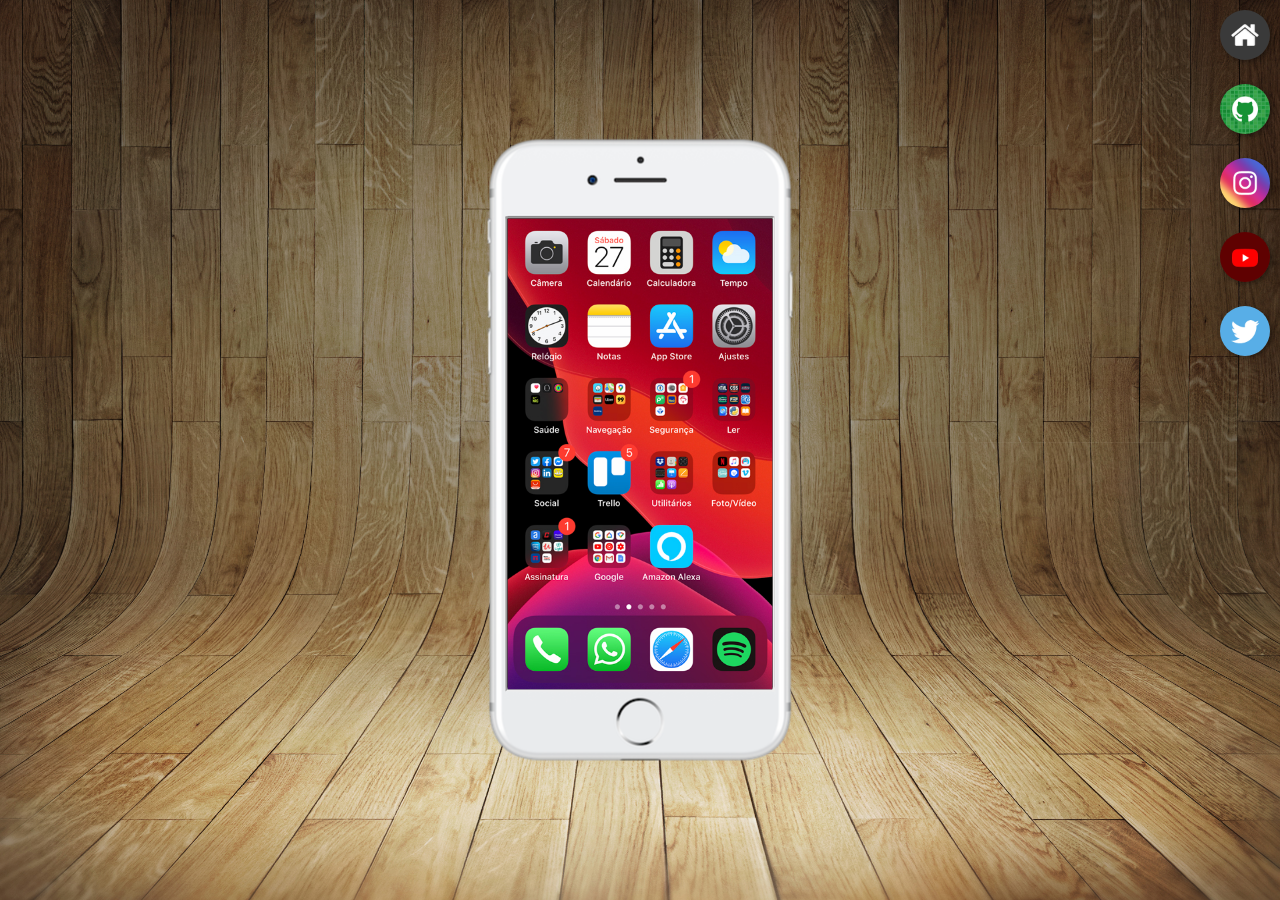
<file: index.html>
<!DOCTYPE html>
<html lang="pt-br">
<head>
    <meta charset="UTF-8">
    <meta http-equiv="X-UA-Compatible" content="IE=edge">
    <meta name="viewport" content="width=device-width, initial-scale=1.0">
    <link rel="shortcut icon" href="favicon.ico" type="image/x-icon">
    <link rel="stylesheet" href="estilos/style.css">
    <title>Projeto Redes Socias</title>
</head>
<body>
    <main>
        <section id="telefone">
            <iframe src="home.html" name="tela" id="tela"></iframe>
        </section>
        <section id="redes-sociais">
            <a href="home.html" target="tela"><img src="imagens/logo-home.jpg" alt="Home"></a><br>
            <a href="github.html" target="tela"><img src="imagens/logo-github.jpg" alt="GitHub"></a><br>
            <a href="instagram.html" target="tela"><img src="imagens/logo-instagram.jpg" alt="Instagram"></a><br>
            <a href="youtube.html" target="tela"><img src="imagens/logo-youtube.jpg" alt="Youtube"><br>
            <a href="twitter.html" target="tela"><img src="imagens/logo-twitter.jpg" alt="Twitter"></a>
        </section>
    </main>
</body>
</html>
</file>
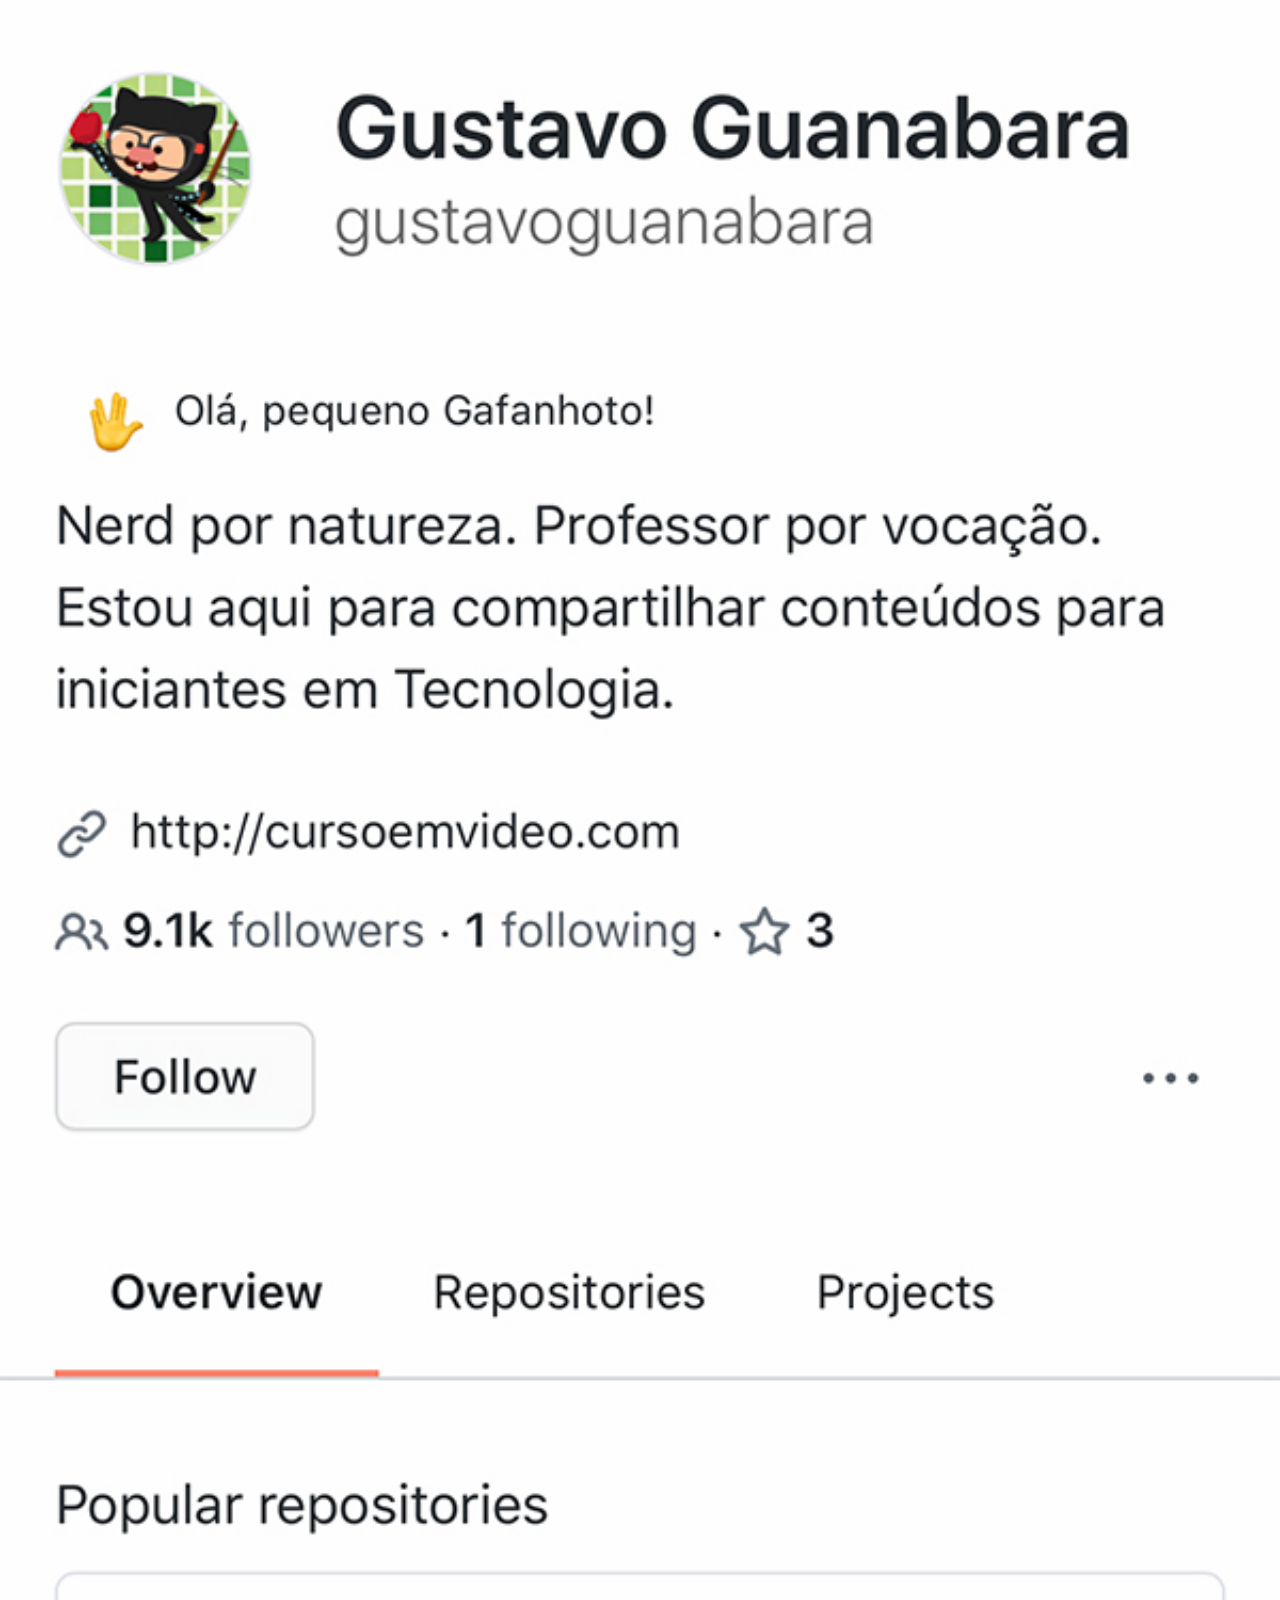
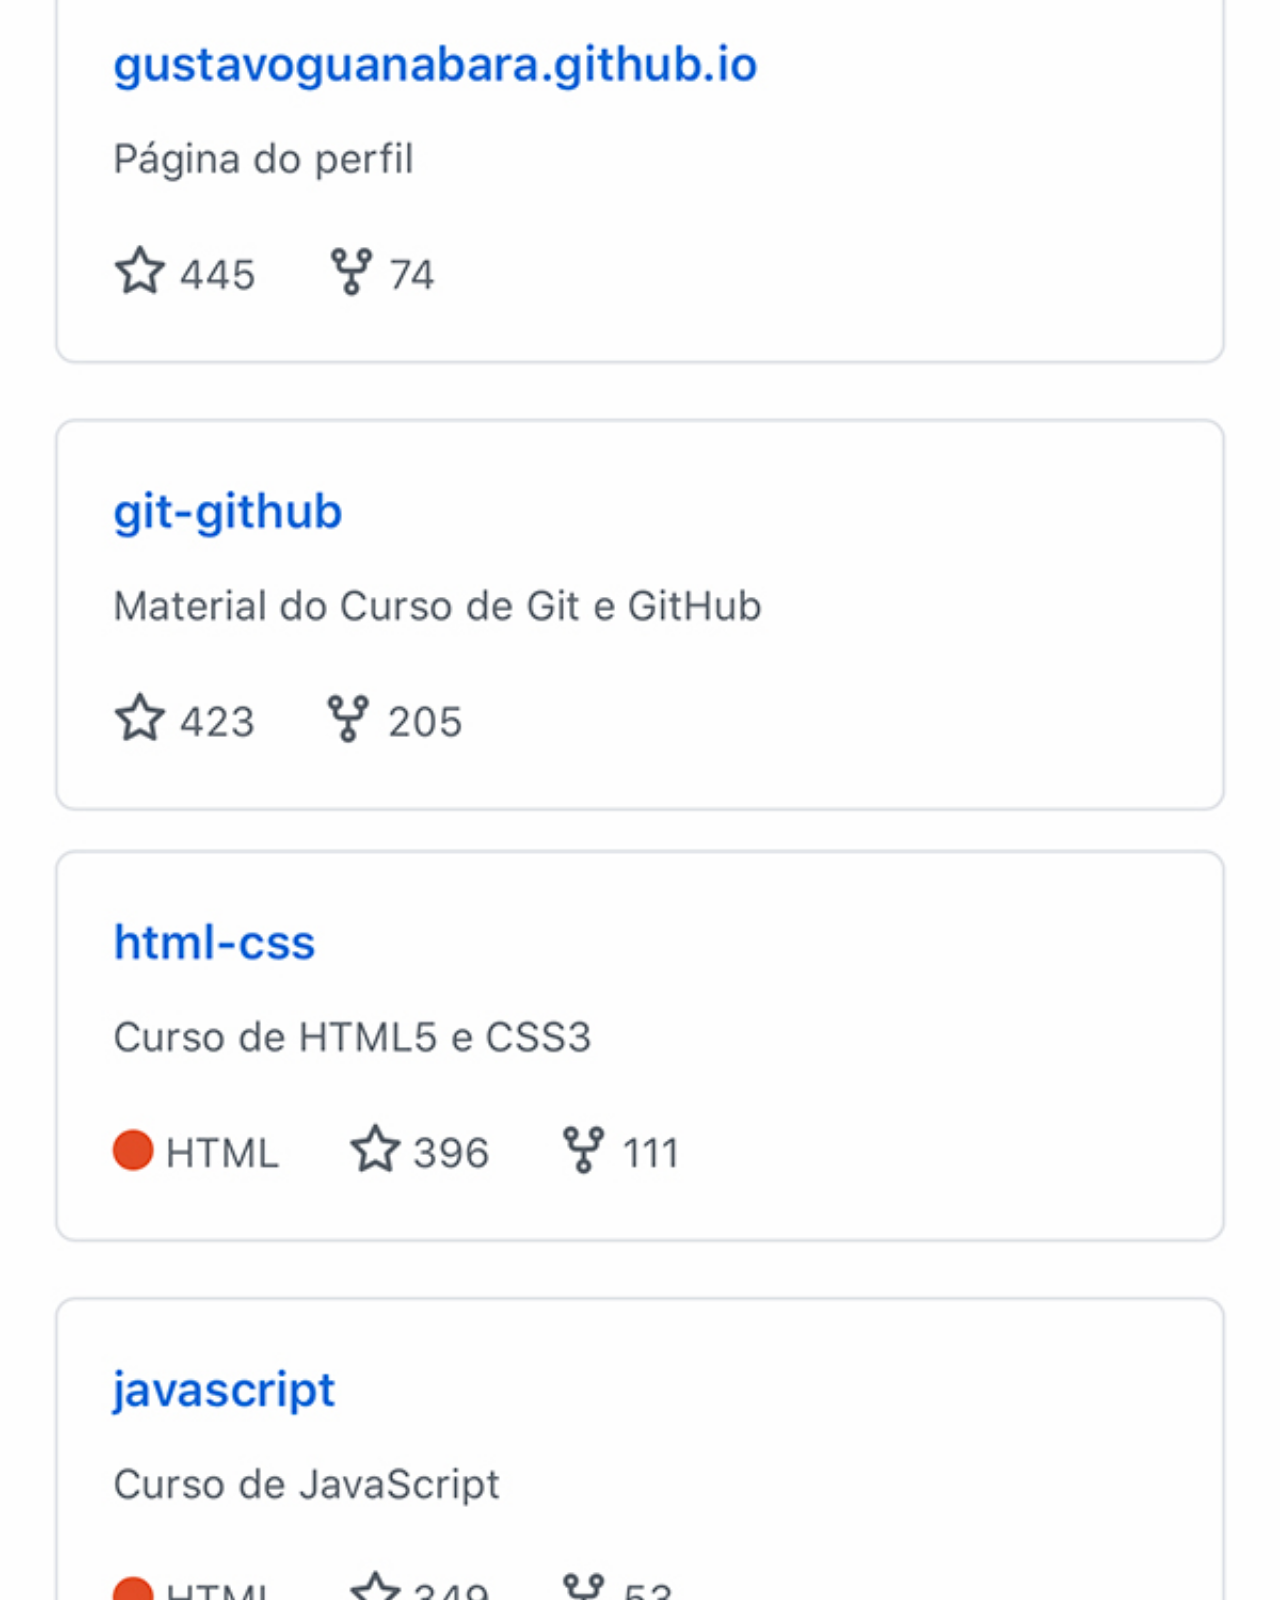
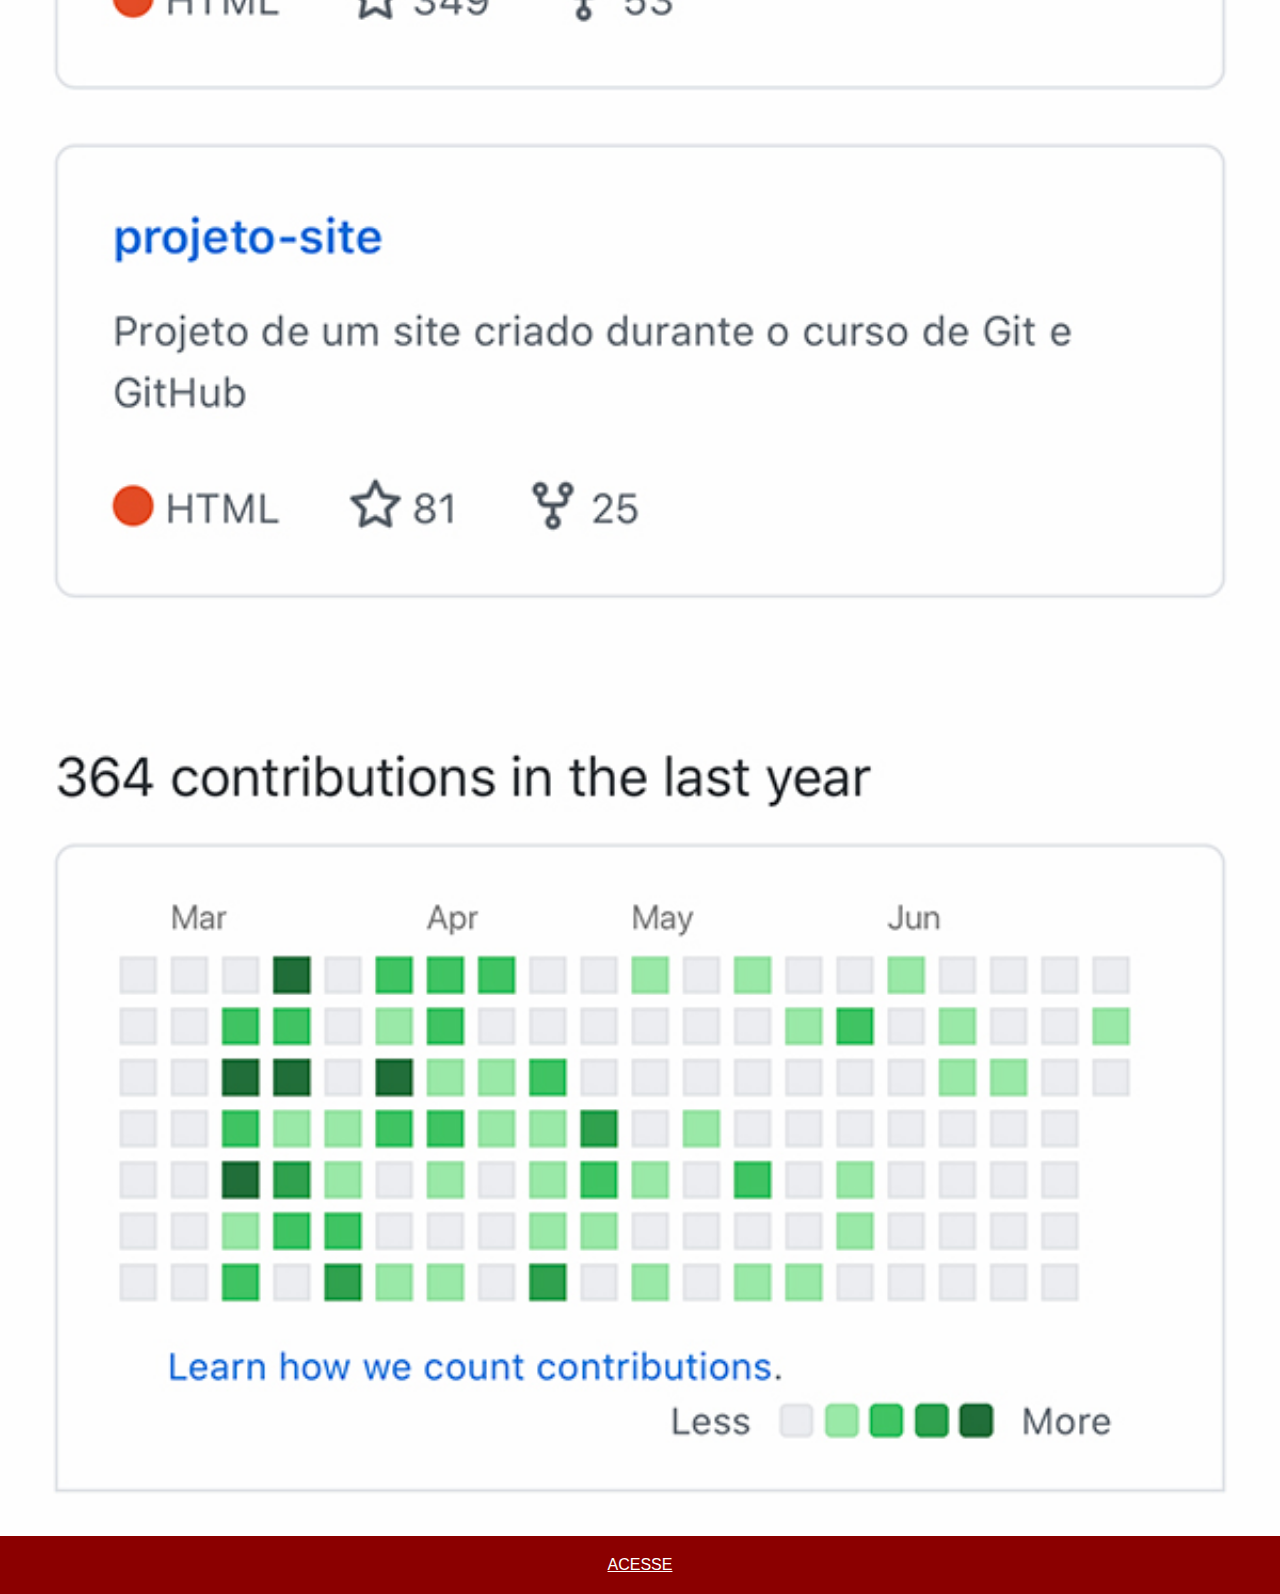
<file: github.html>
<!DOCTYPE html>
<html lang="pt-br">
<head>
    <meta charset="UTF-8">
    <meta http-equiv="X-UA-Compatible" content="IE=edge">
    <meta name="viewport" content="width=device-width, initial-scale=1.0">
    <title>GitHub</title>
    <link rel="stylesheet" href="estilos/social.css">
</head>
<body>
    <img src="imagens/tela-github.jpg" alt="GitHub">
    <a href="https://github.com/RaulPastana" target="_blank">ACESSE</a>
</body>
</html>
</file>
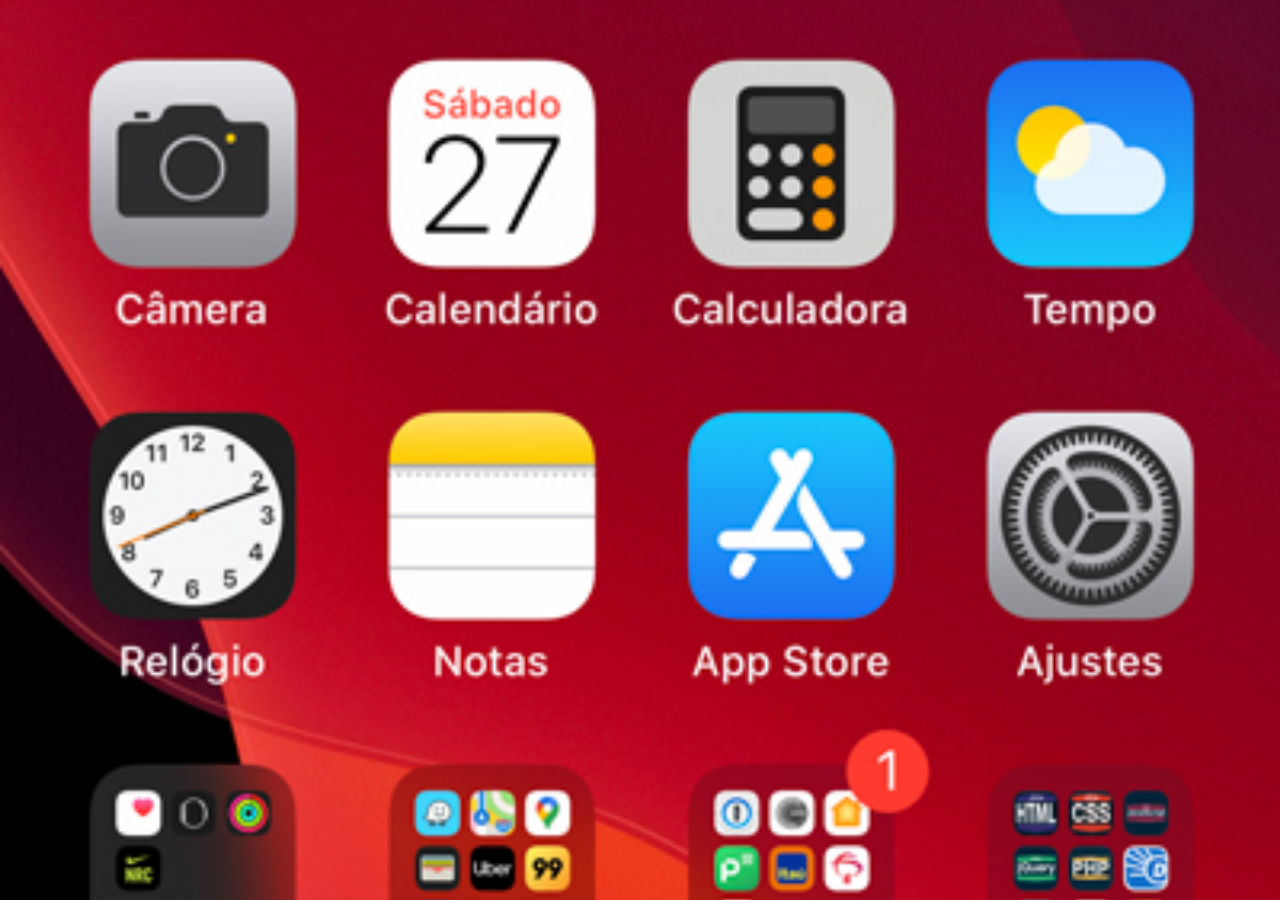
<file: home.html>
<!DOCTYPE html>
<html lang="pt-br">
<head>
    <meta charset="UTF-8">
    <meta http-equiv="X-UA-Compatible" content="IE=edge">
    <meta name="viewport" content="width=device-width, initial-scale=1.0">
    <title>Home</title>
    <style>
        *{
            padding: 0px;
            margin: 0px;
        }

        body{
            width: 100wh;
            height: 100vh;
            background: black url(imagens/tela-home.jpg) no-repeat top center;
            background-size: cover;
        }
    </style>
</head>
<body>
    
</body>
</html>
</file>
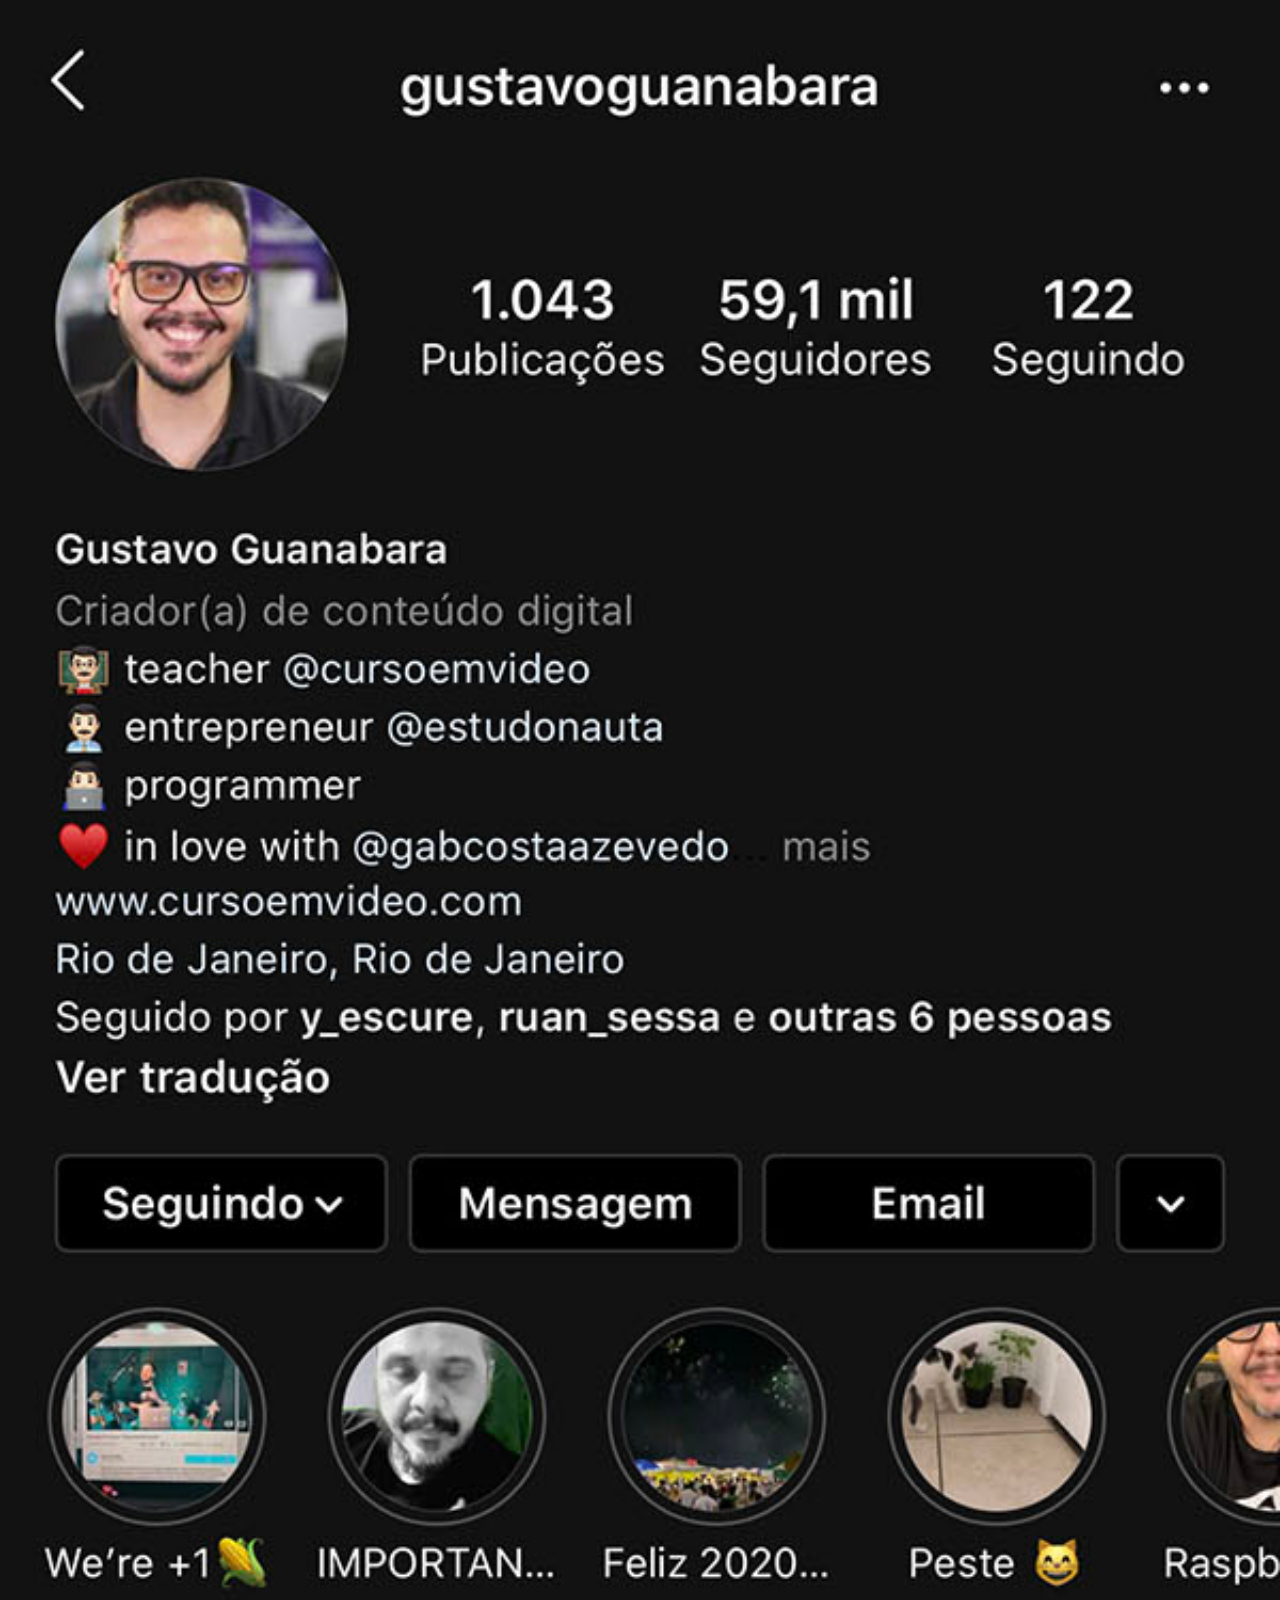
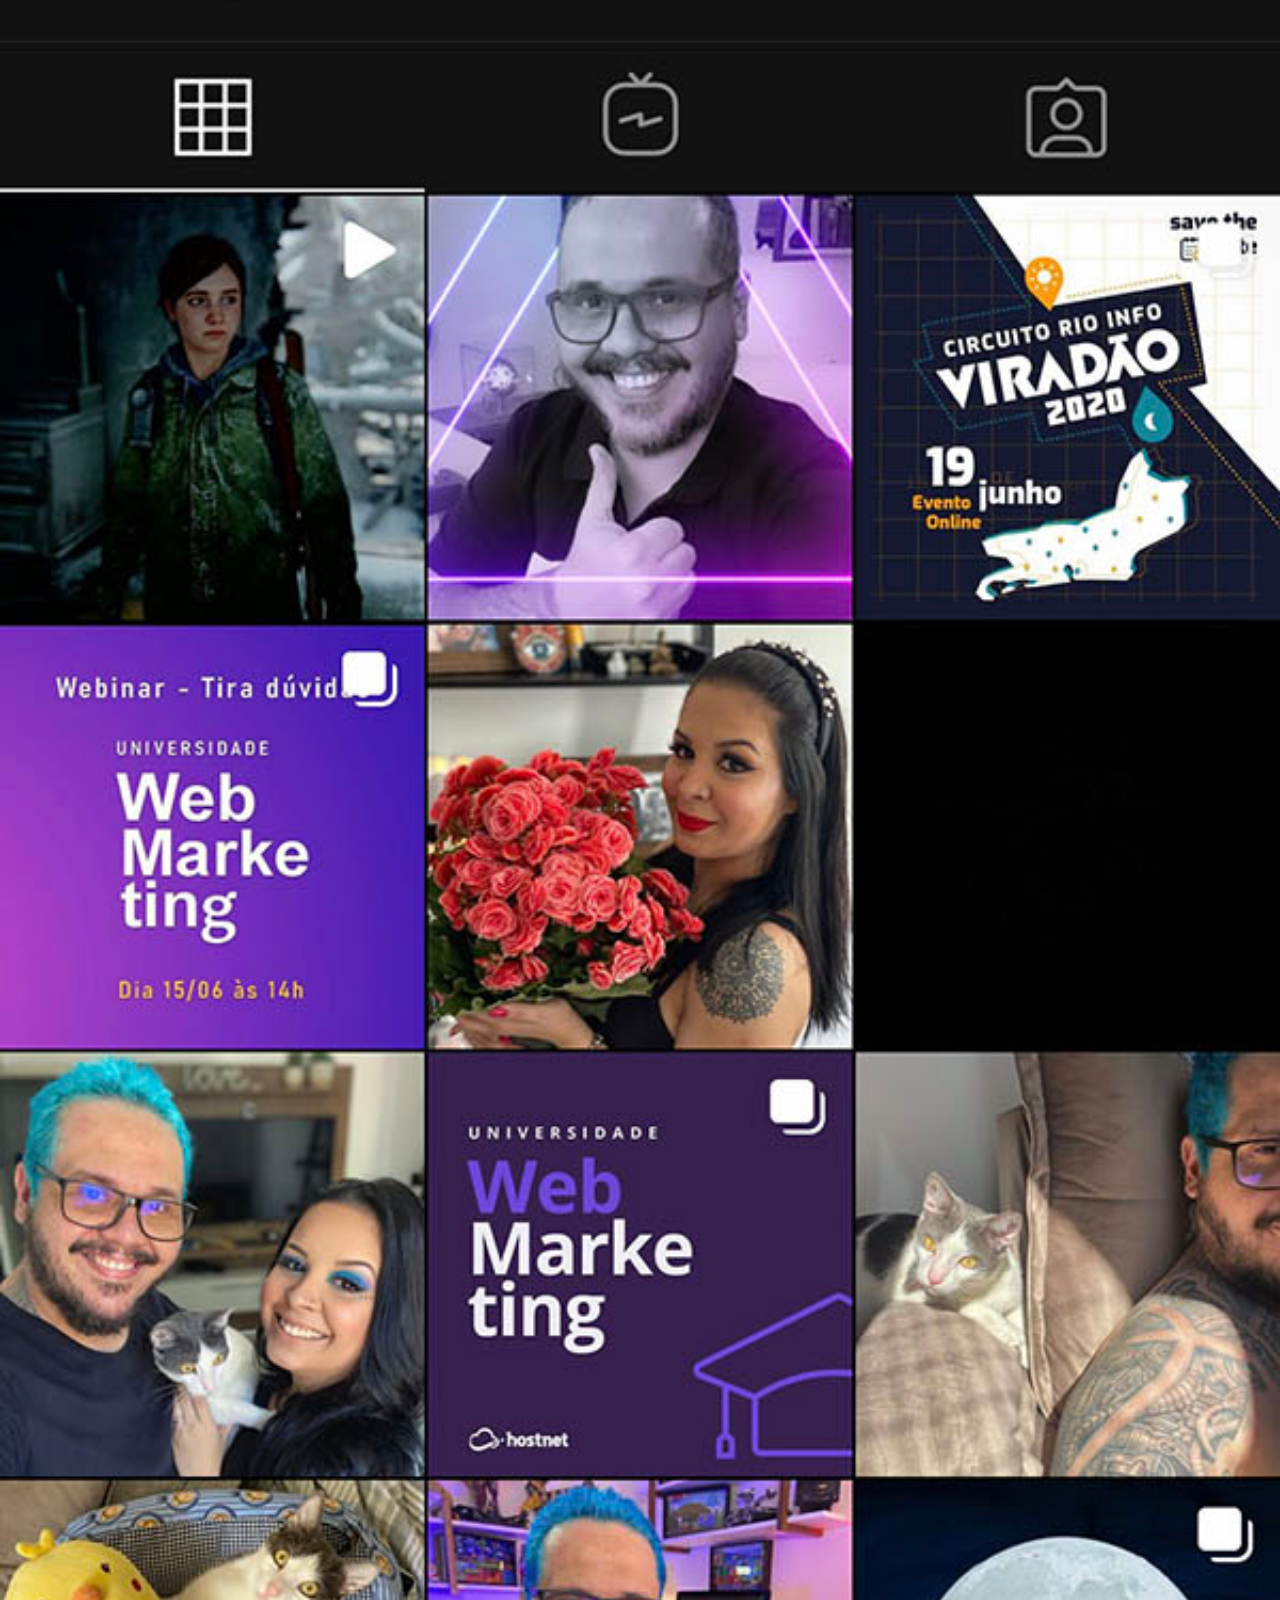
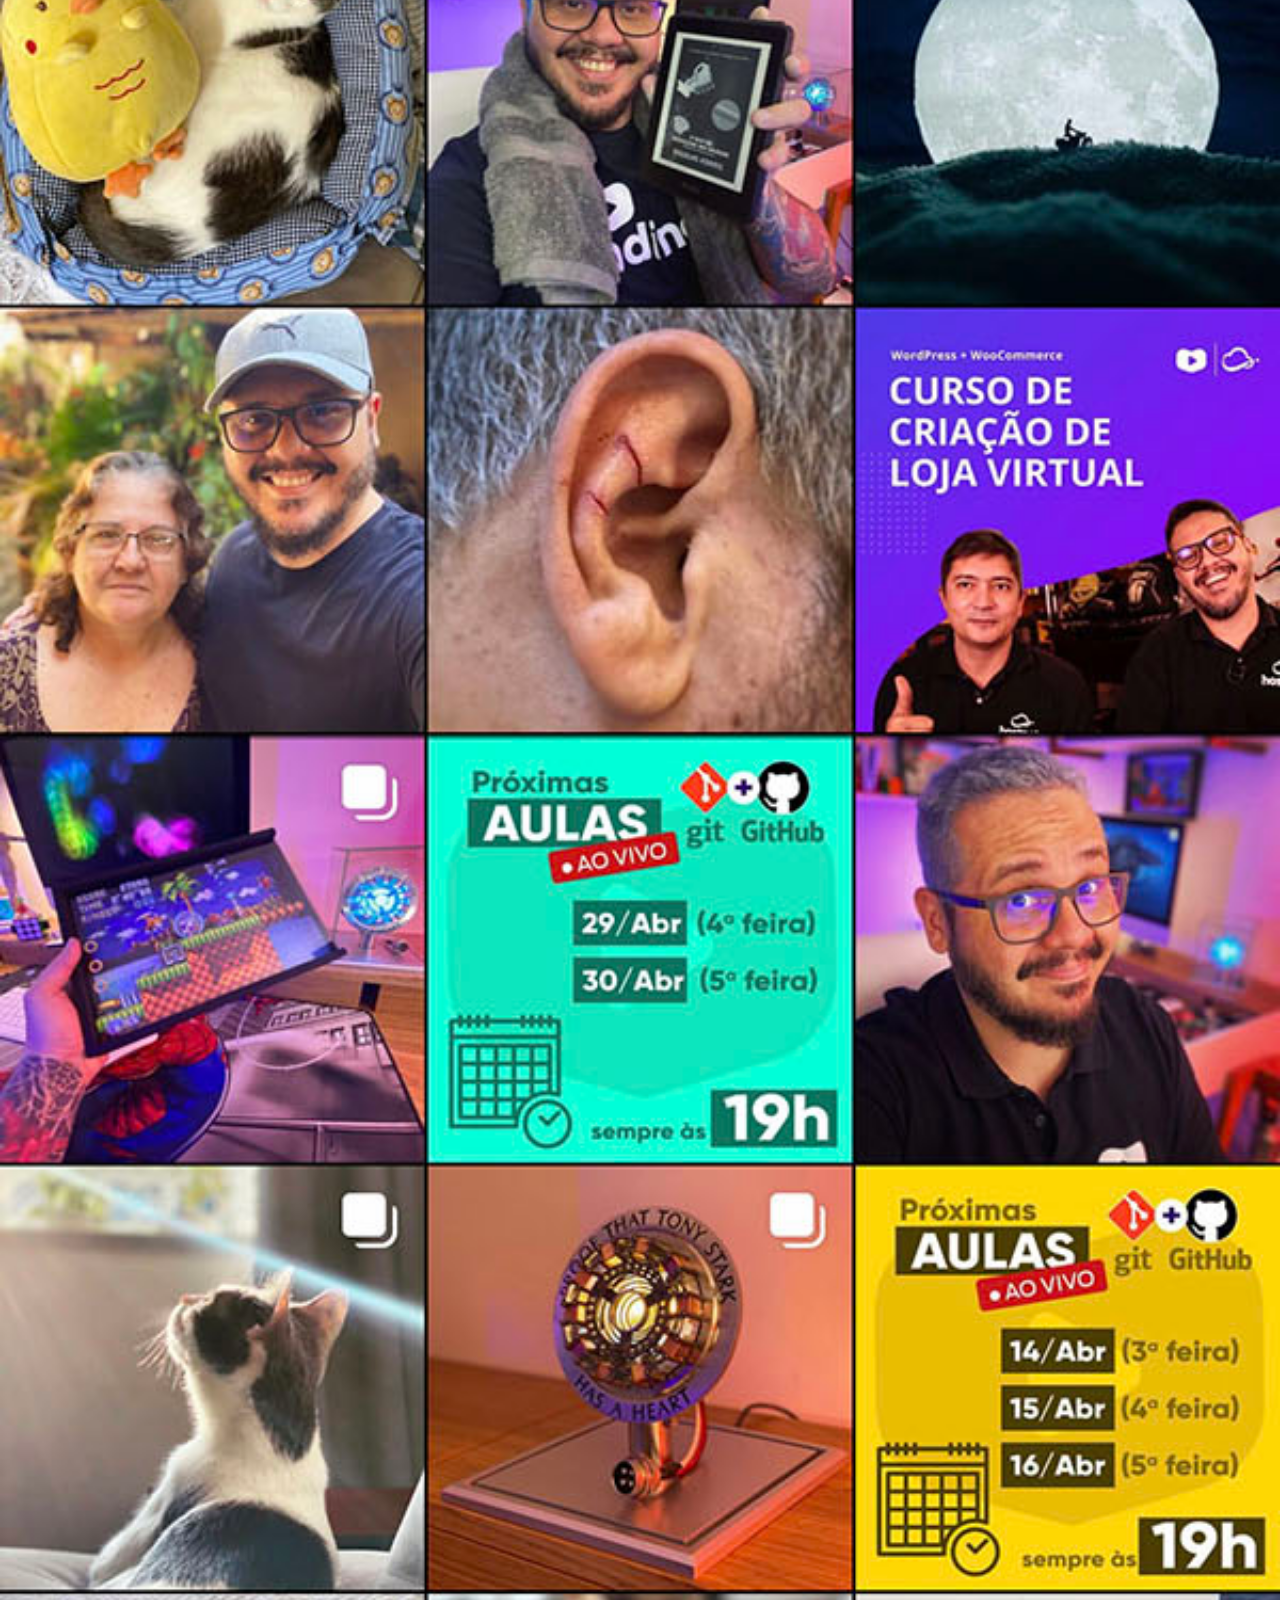
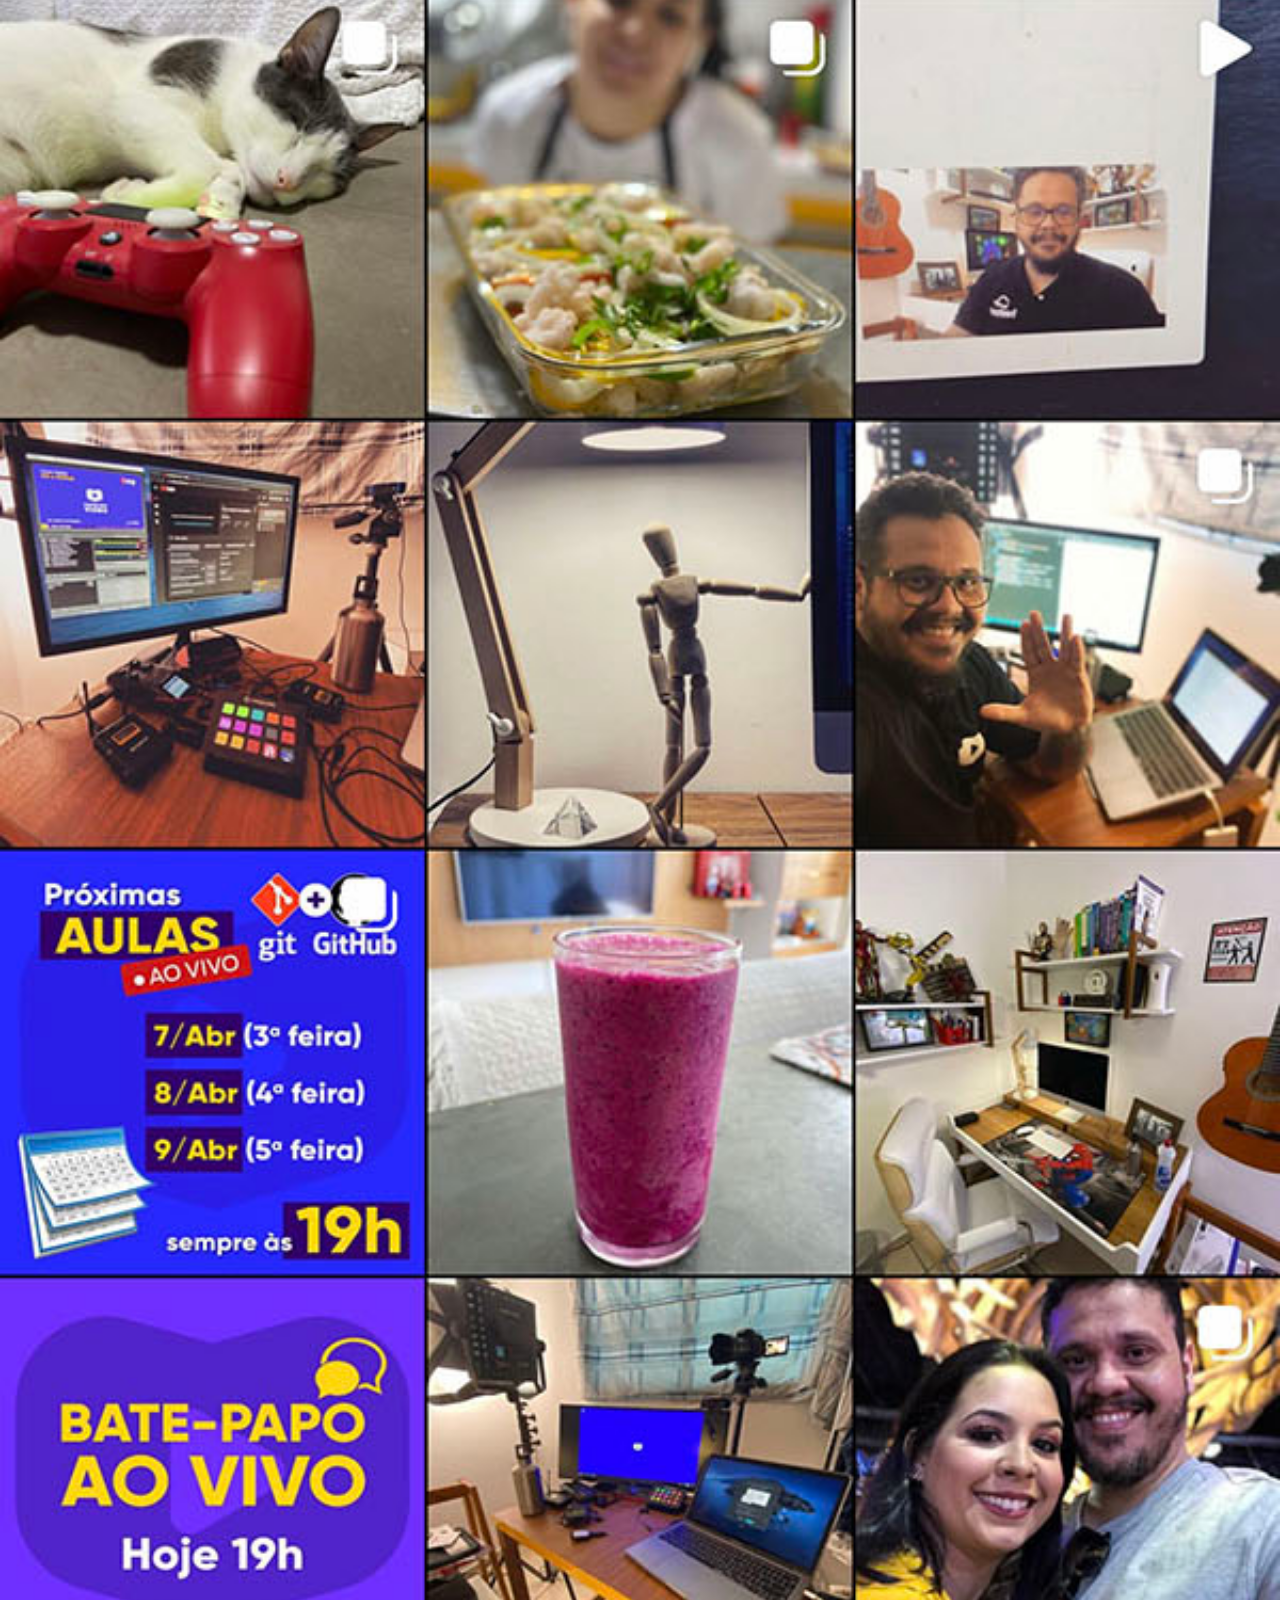
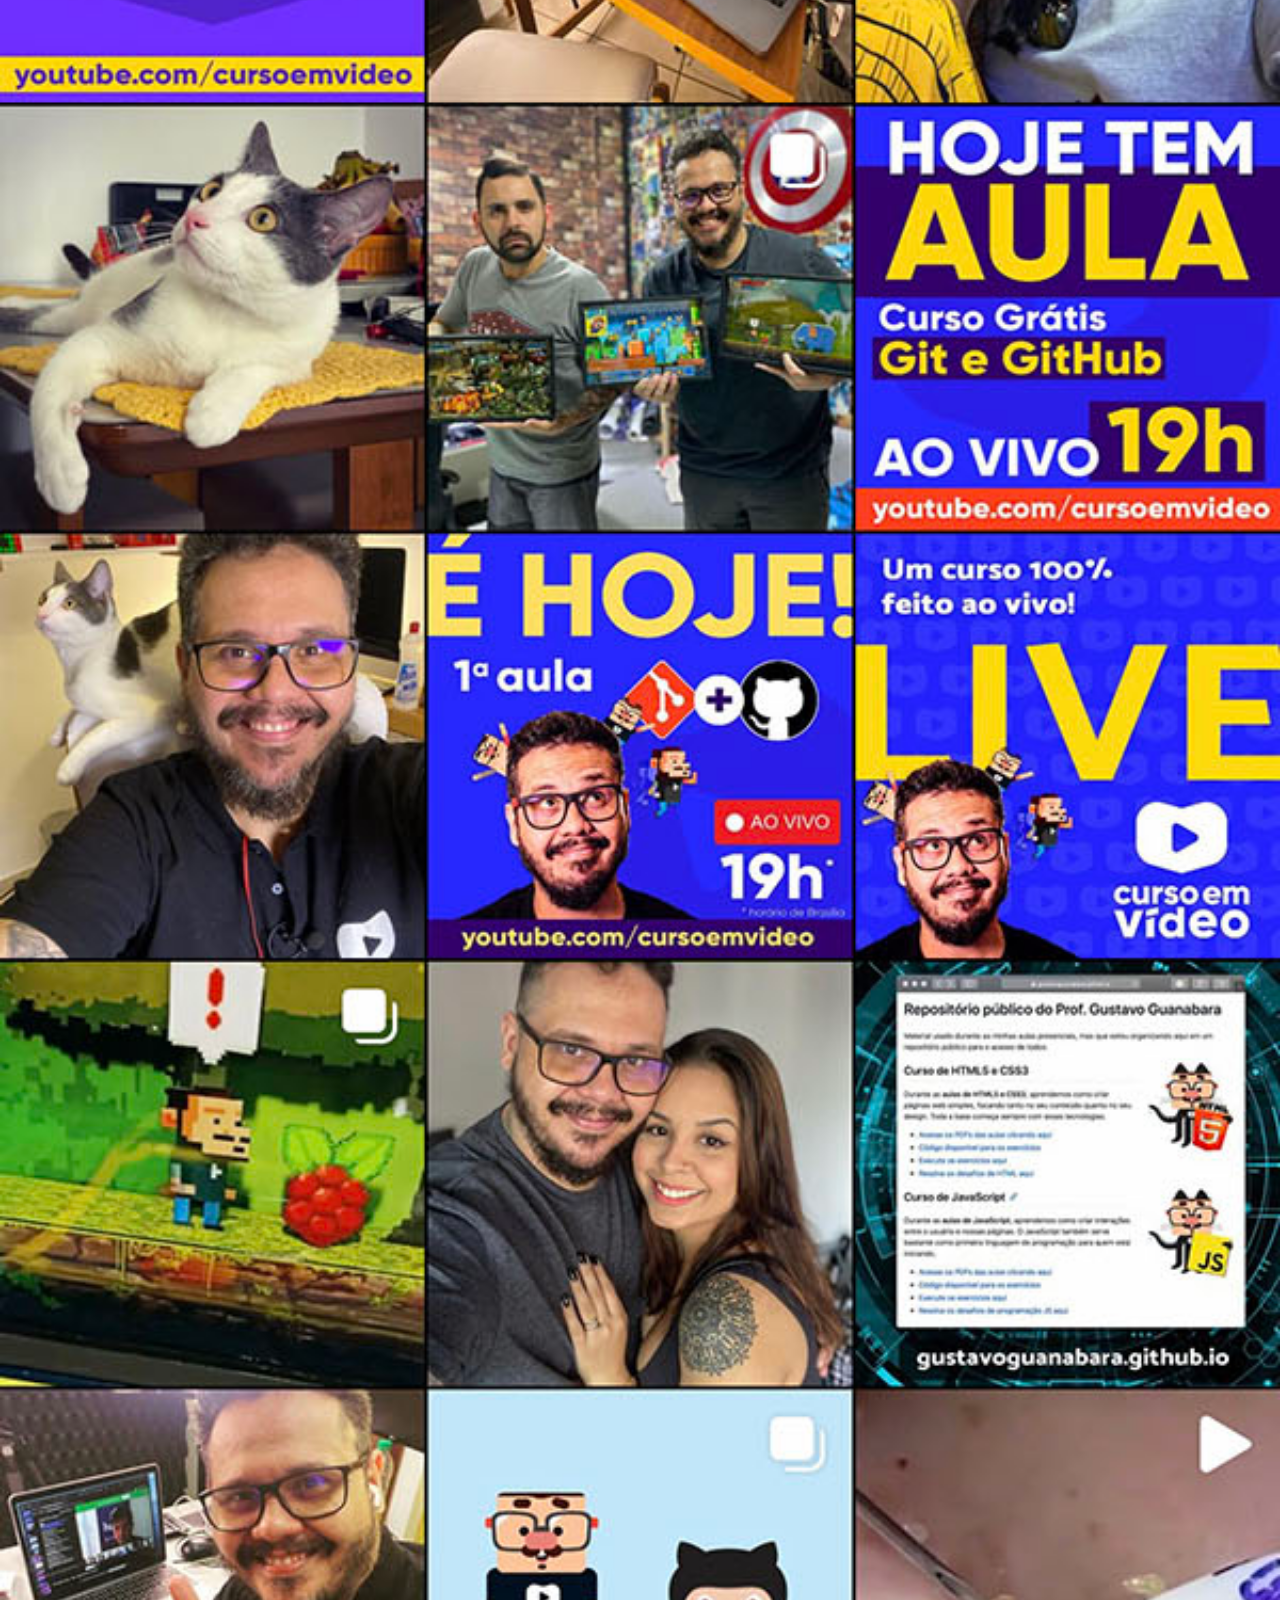
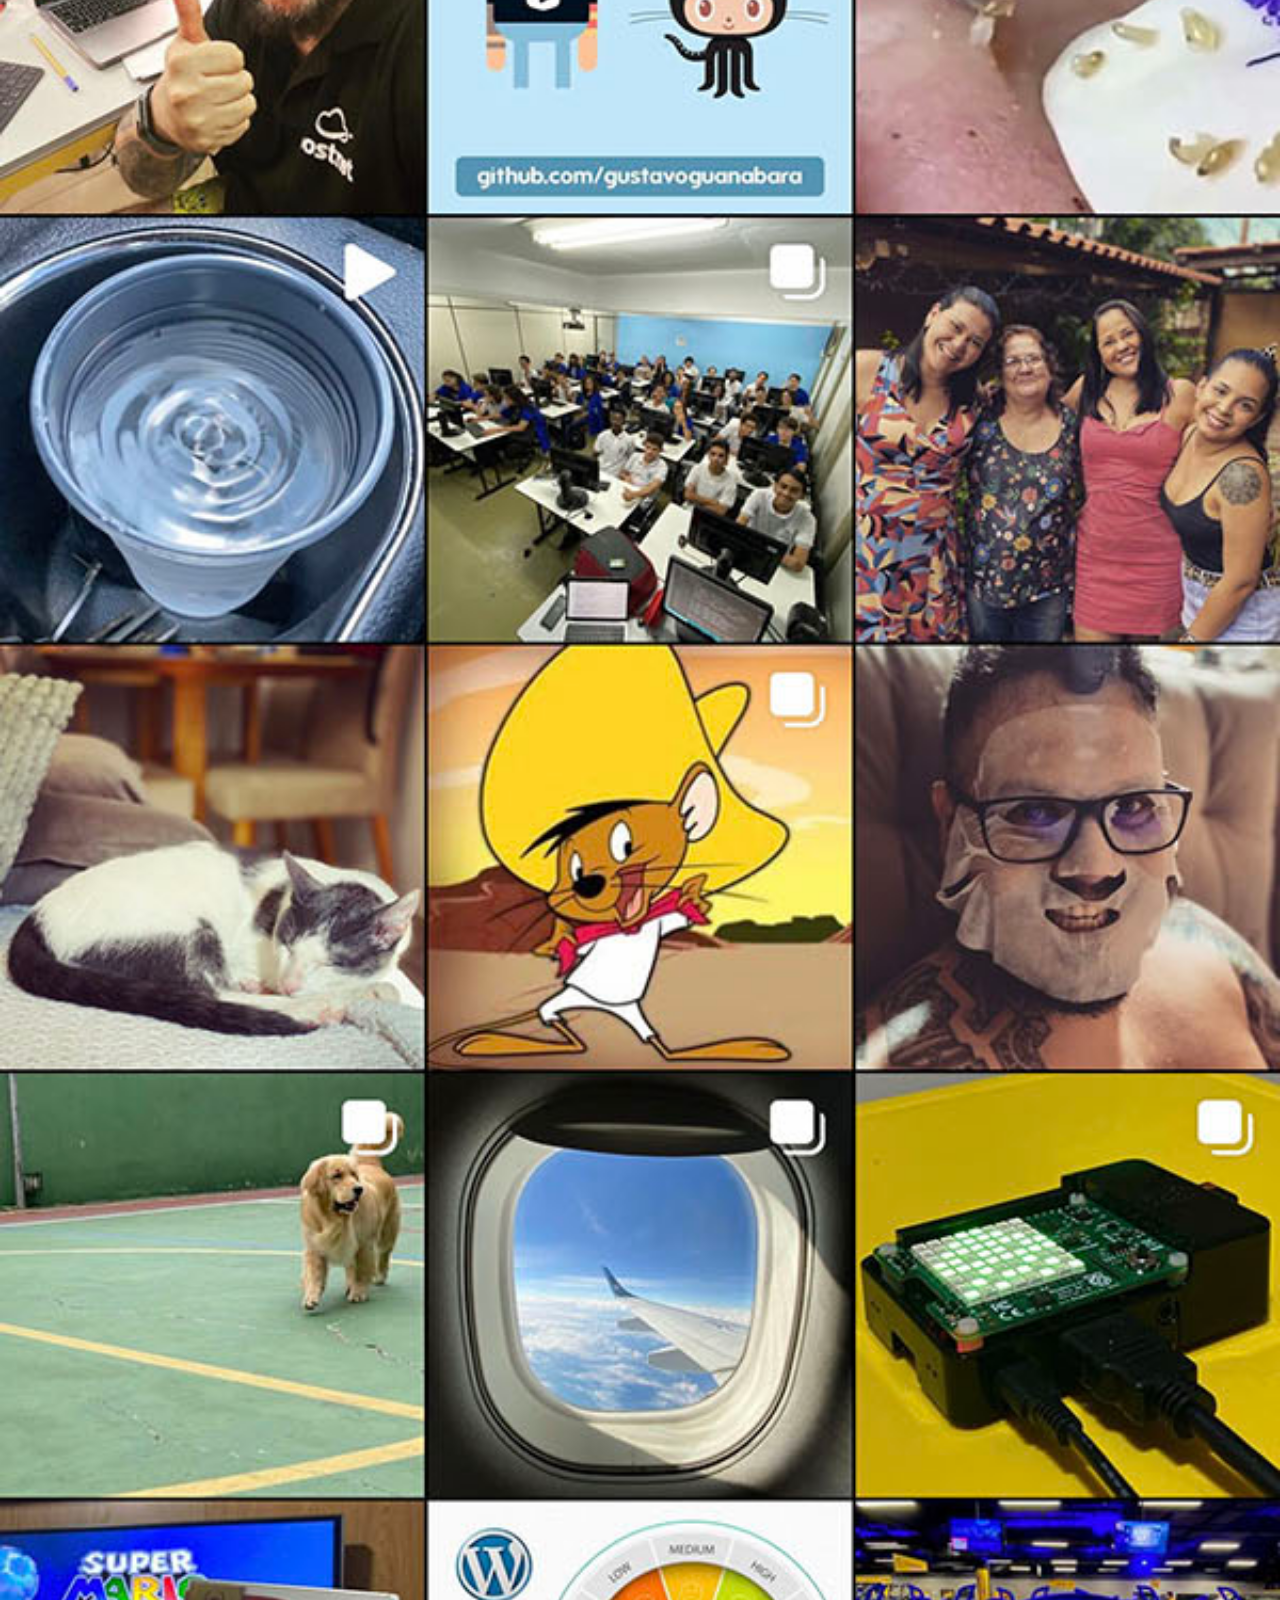
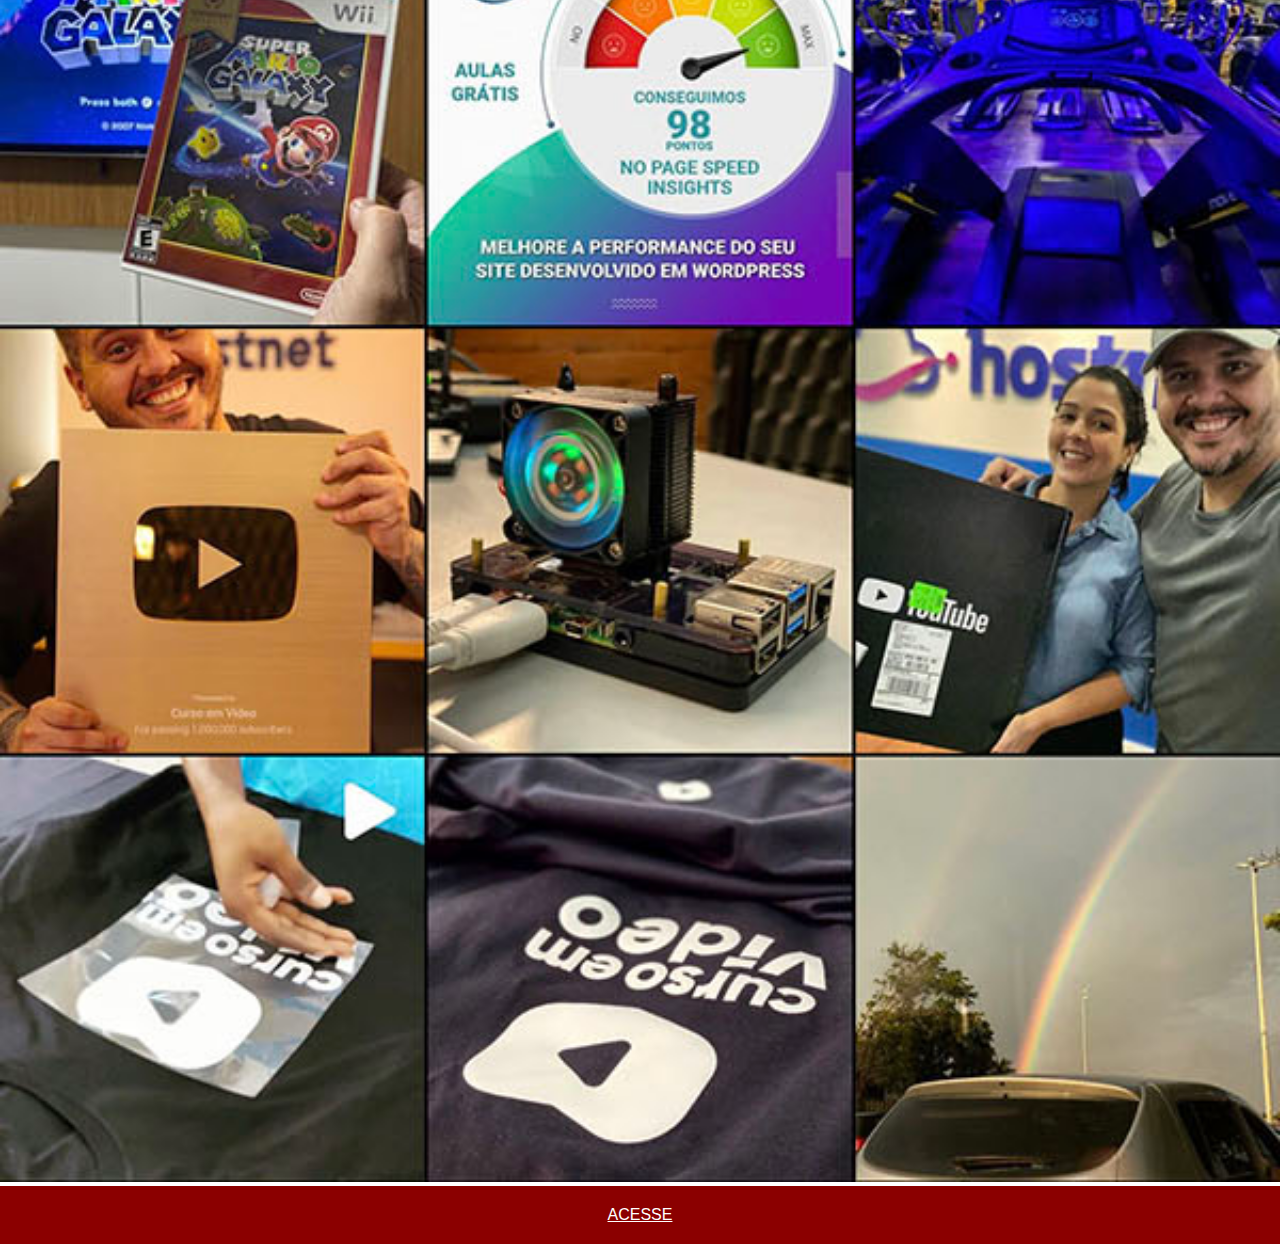
<file: instagram.html>
<!DOCTYPE html>
<html lang="pt-br">
<head>
    <meta charset="UTF-8">
    <meta http-equiv="X-UA-Compatible" content="IE=edge">
    <meta name="viewport" content="width=device-width, initial-scale=1.0">
    <title>Instagram</title>
    <link rel="stylesheet" href="estilos/social.css">
</head>
<body>
    <img src="imagens/tela-instagram.jpg" alt="Instagram">
    <a href="https://www.instagram.com/" target="_blank">ACESSE</a>
</body>
</html>
</file>
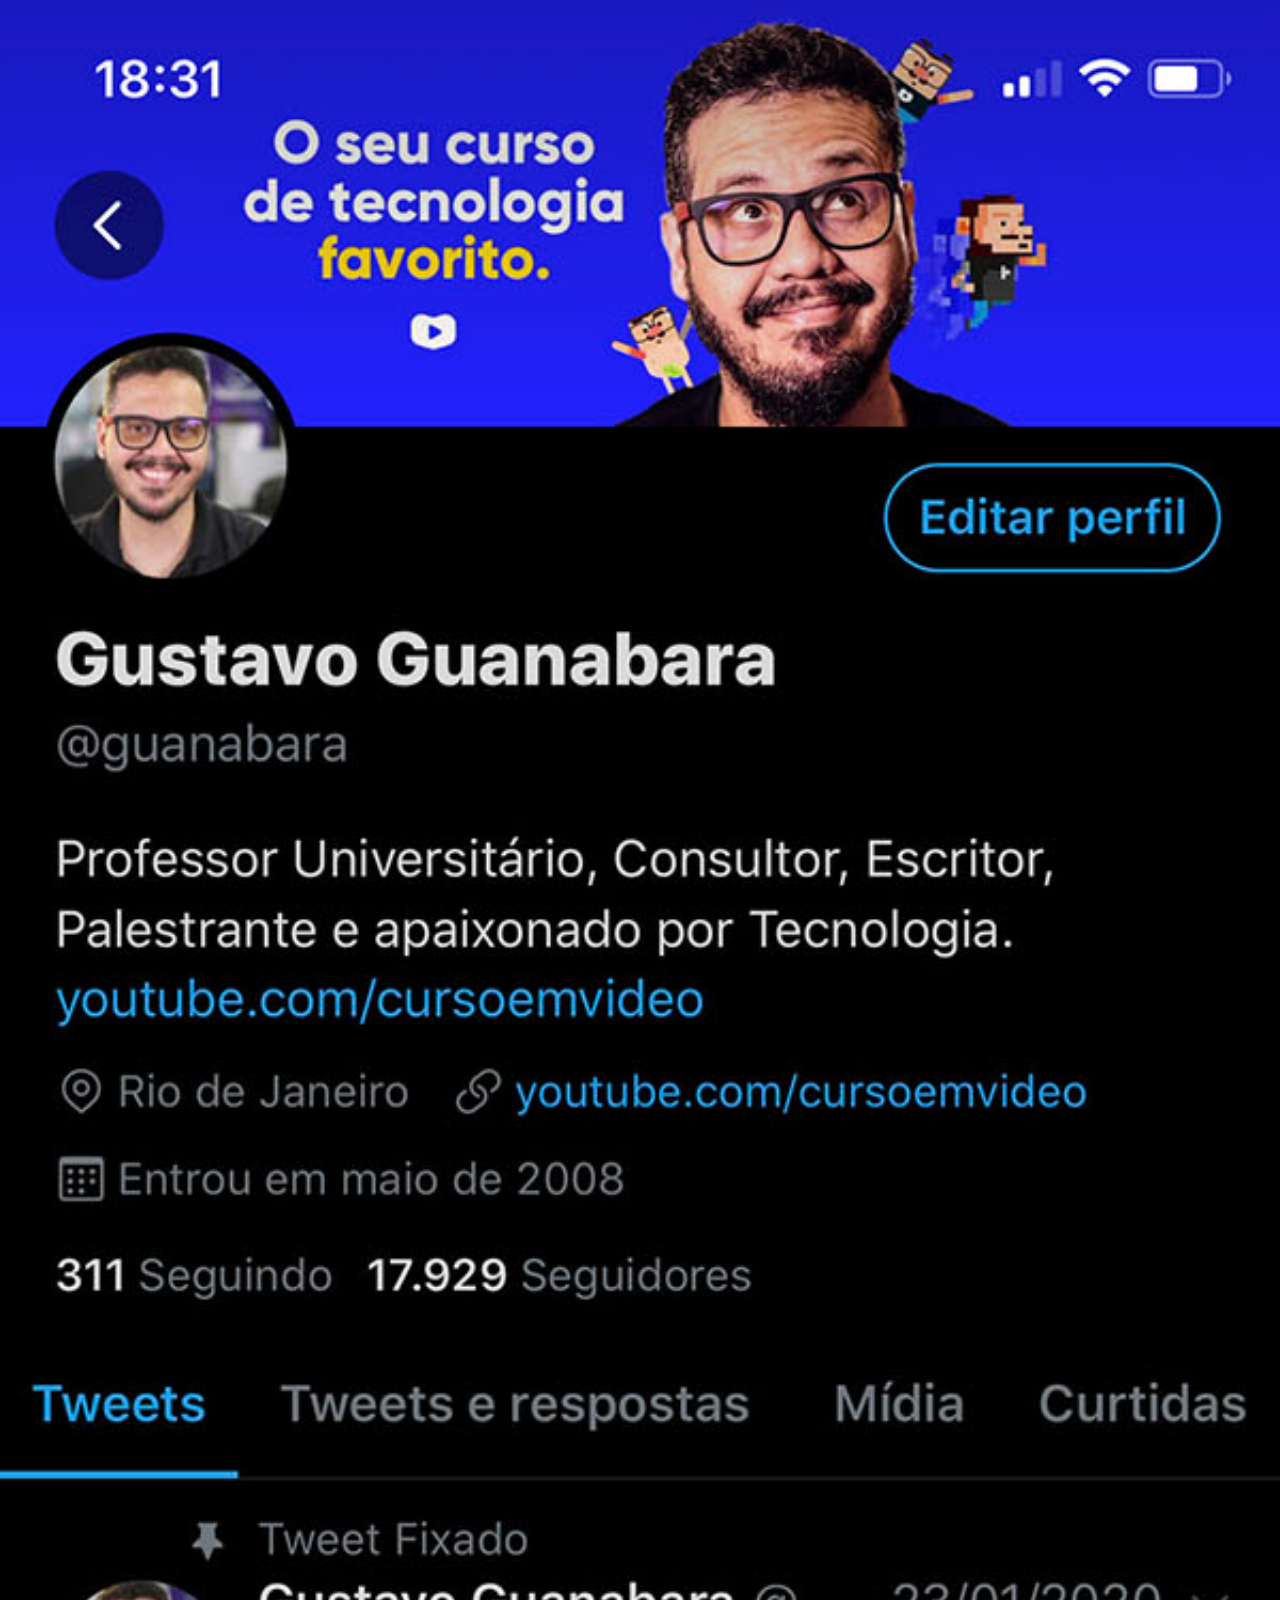
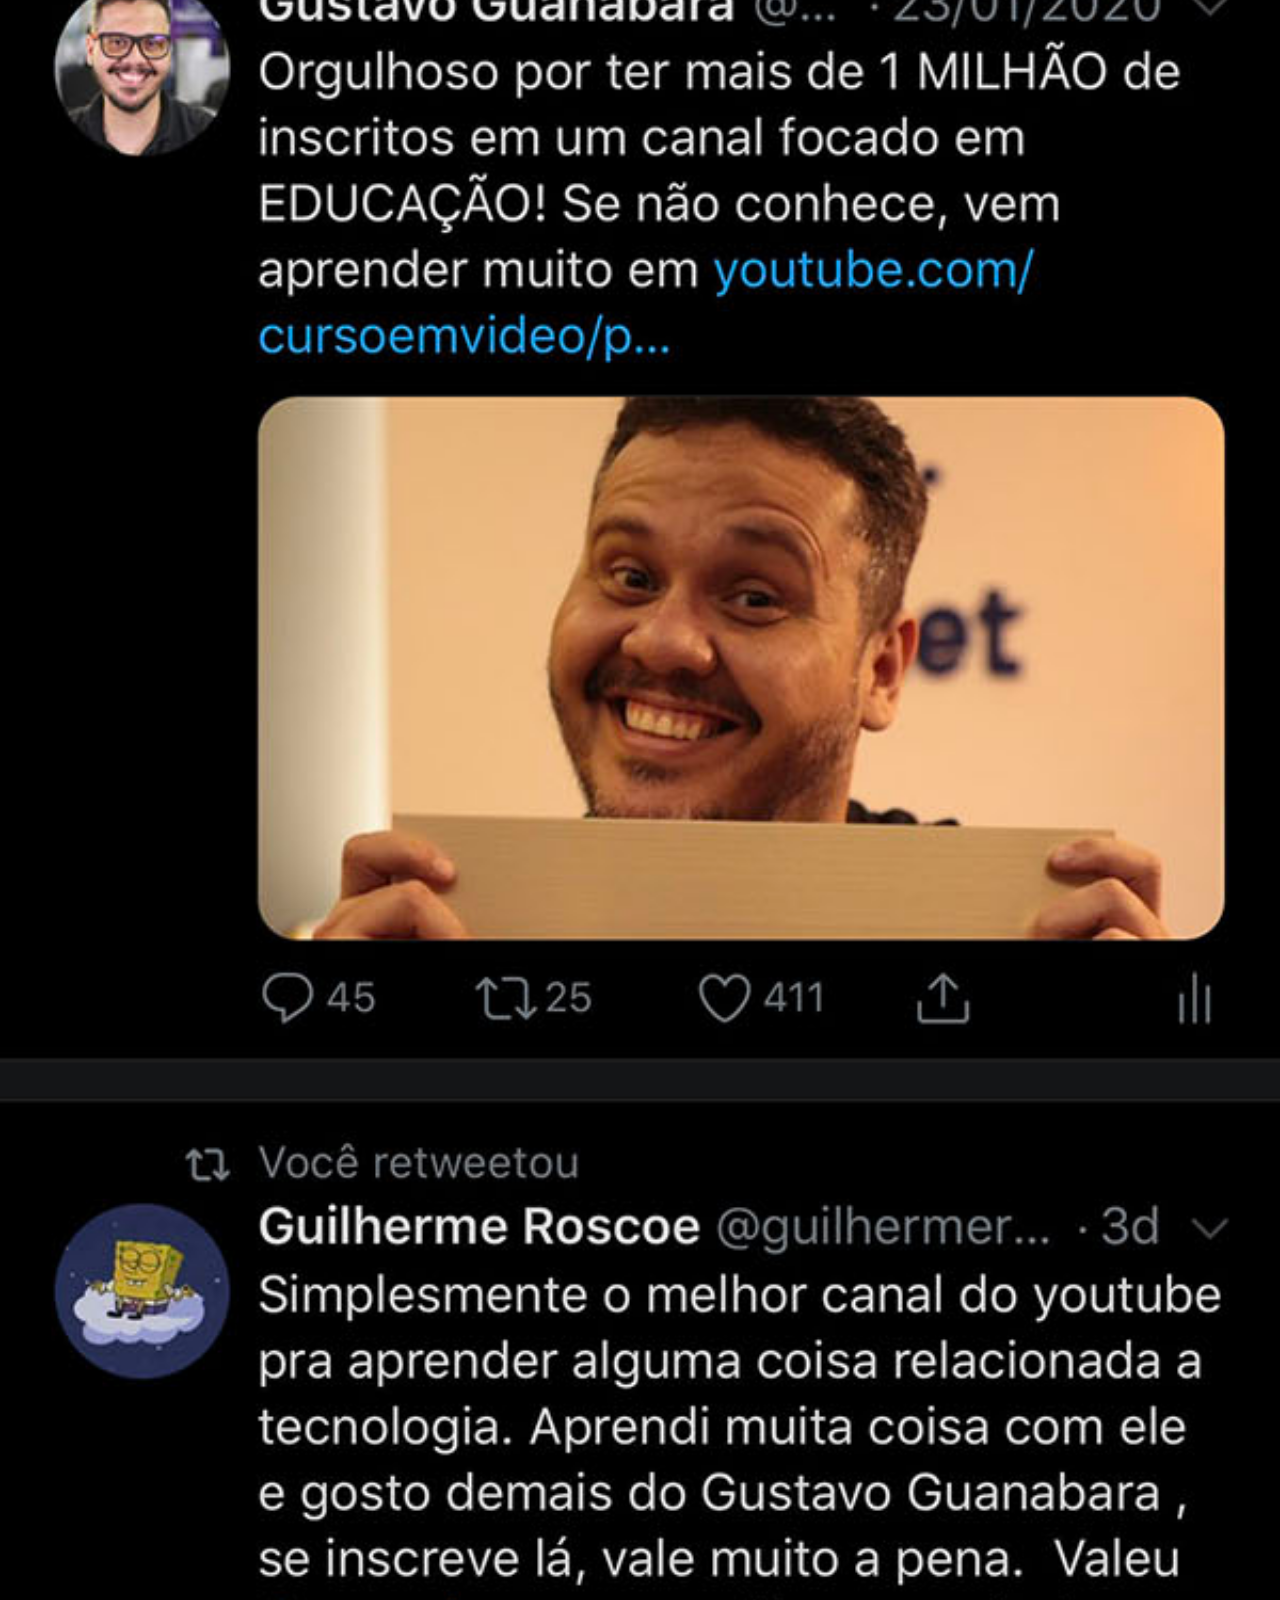
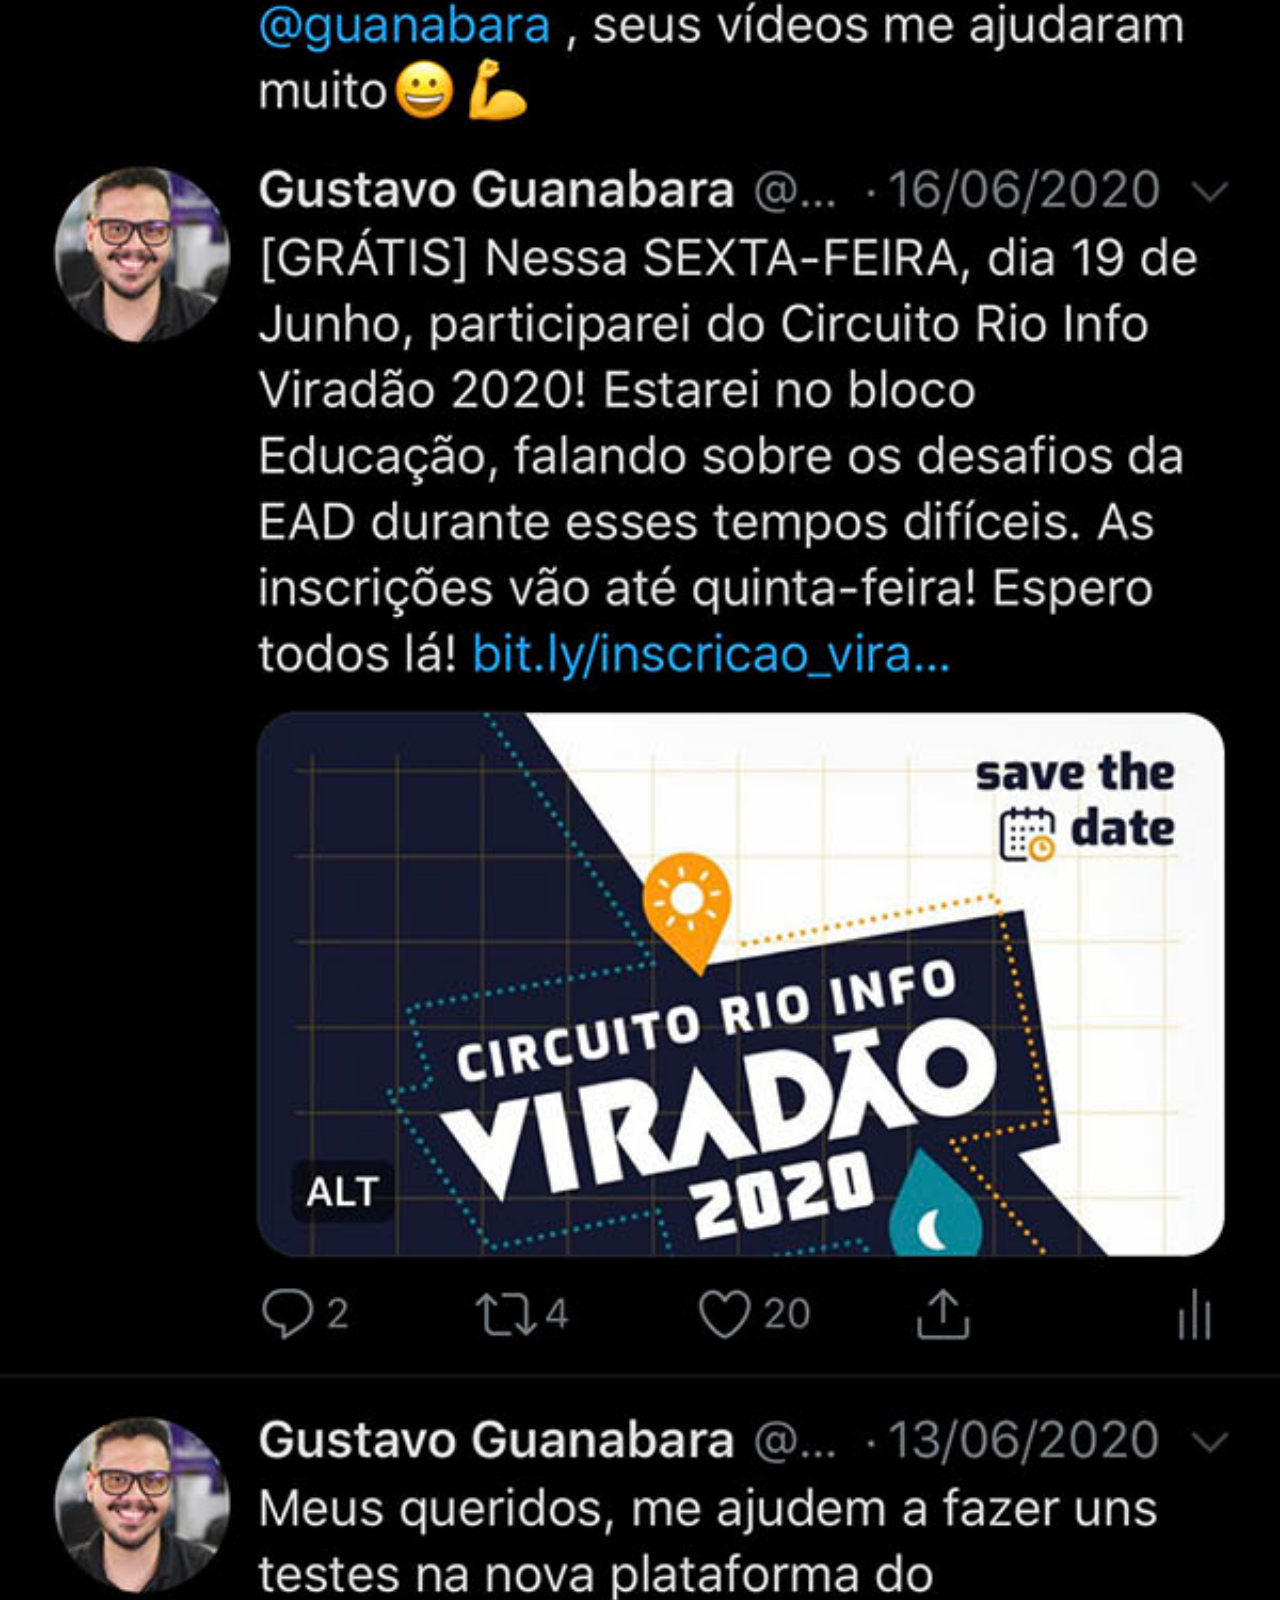
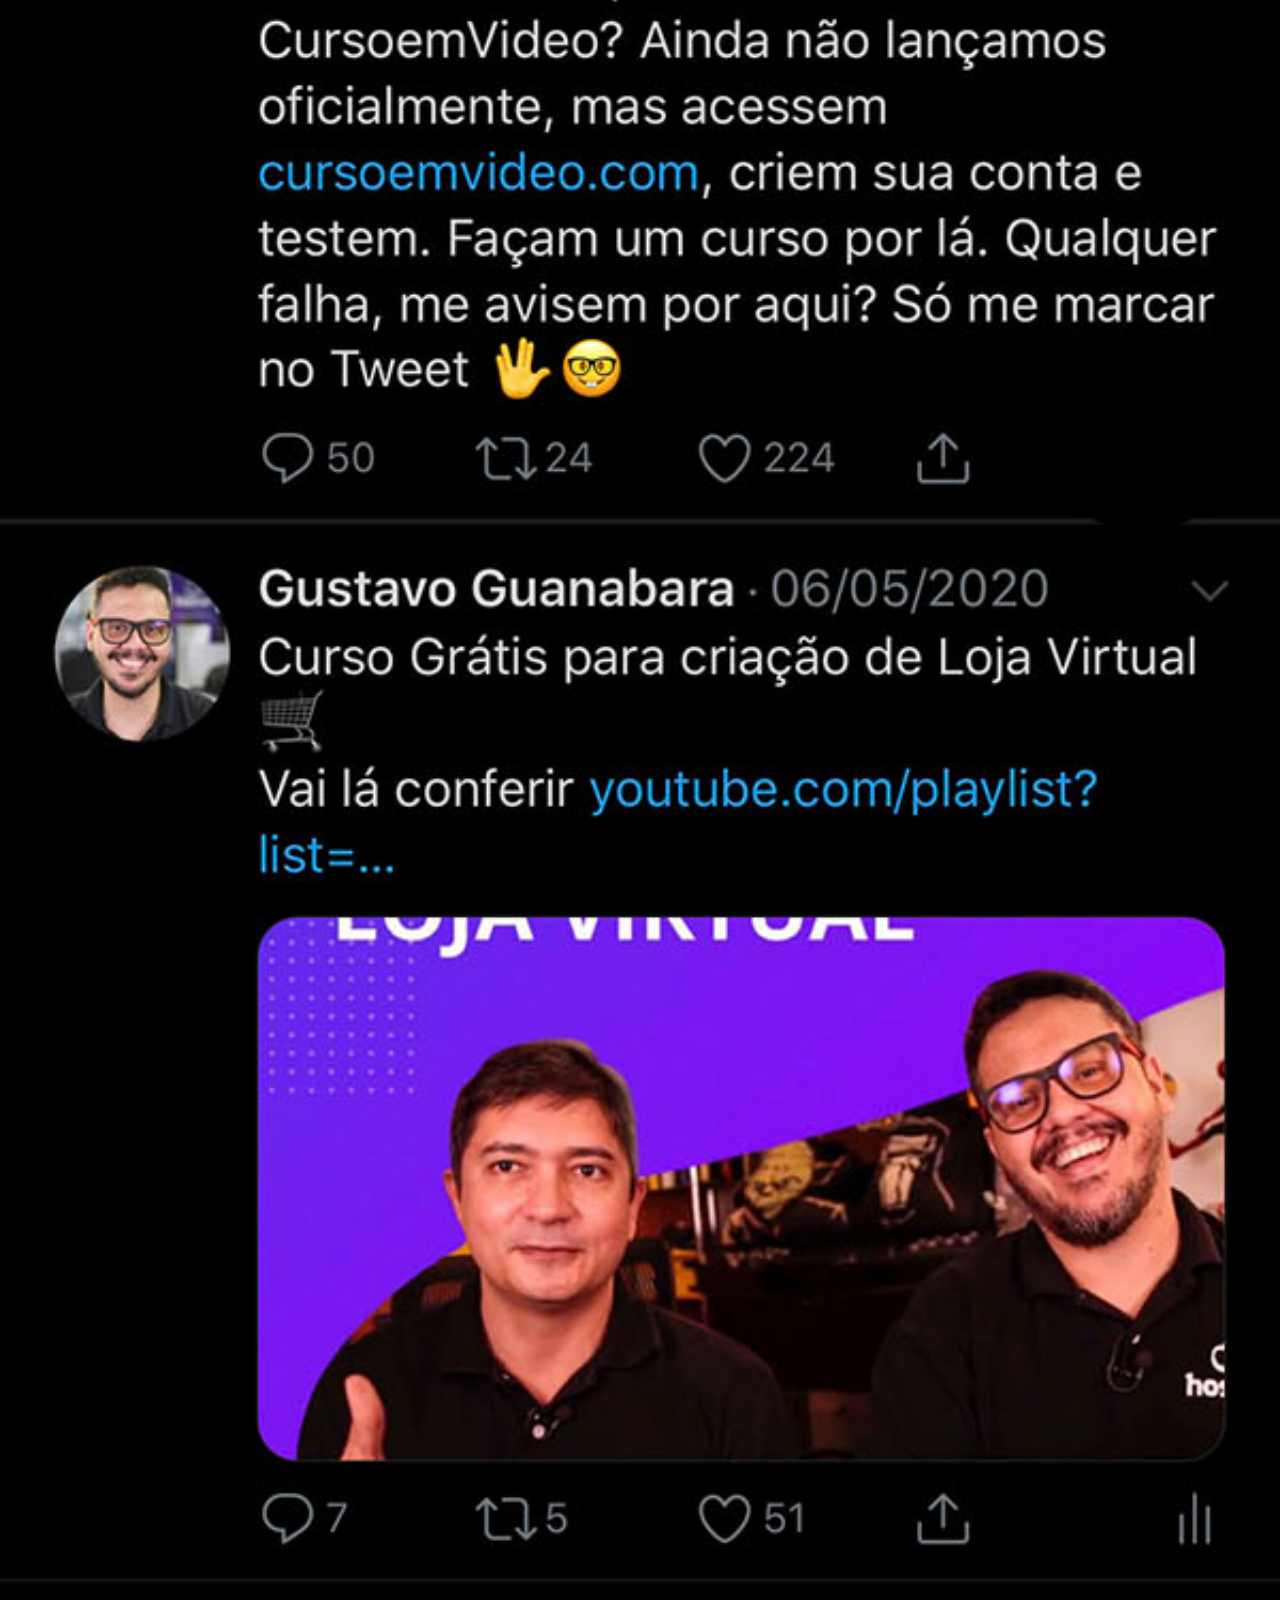
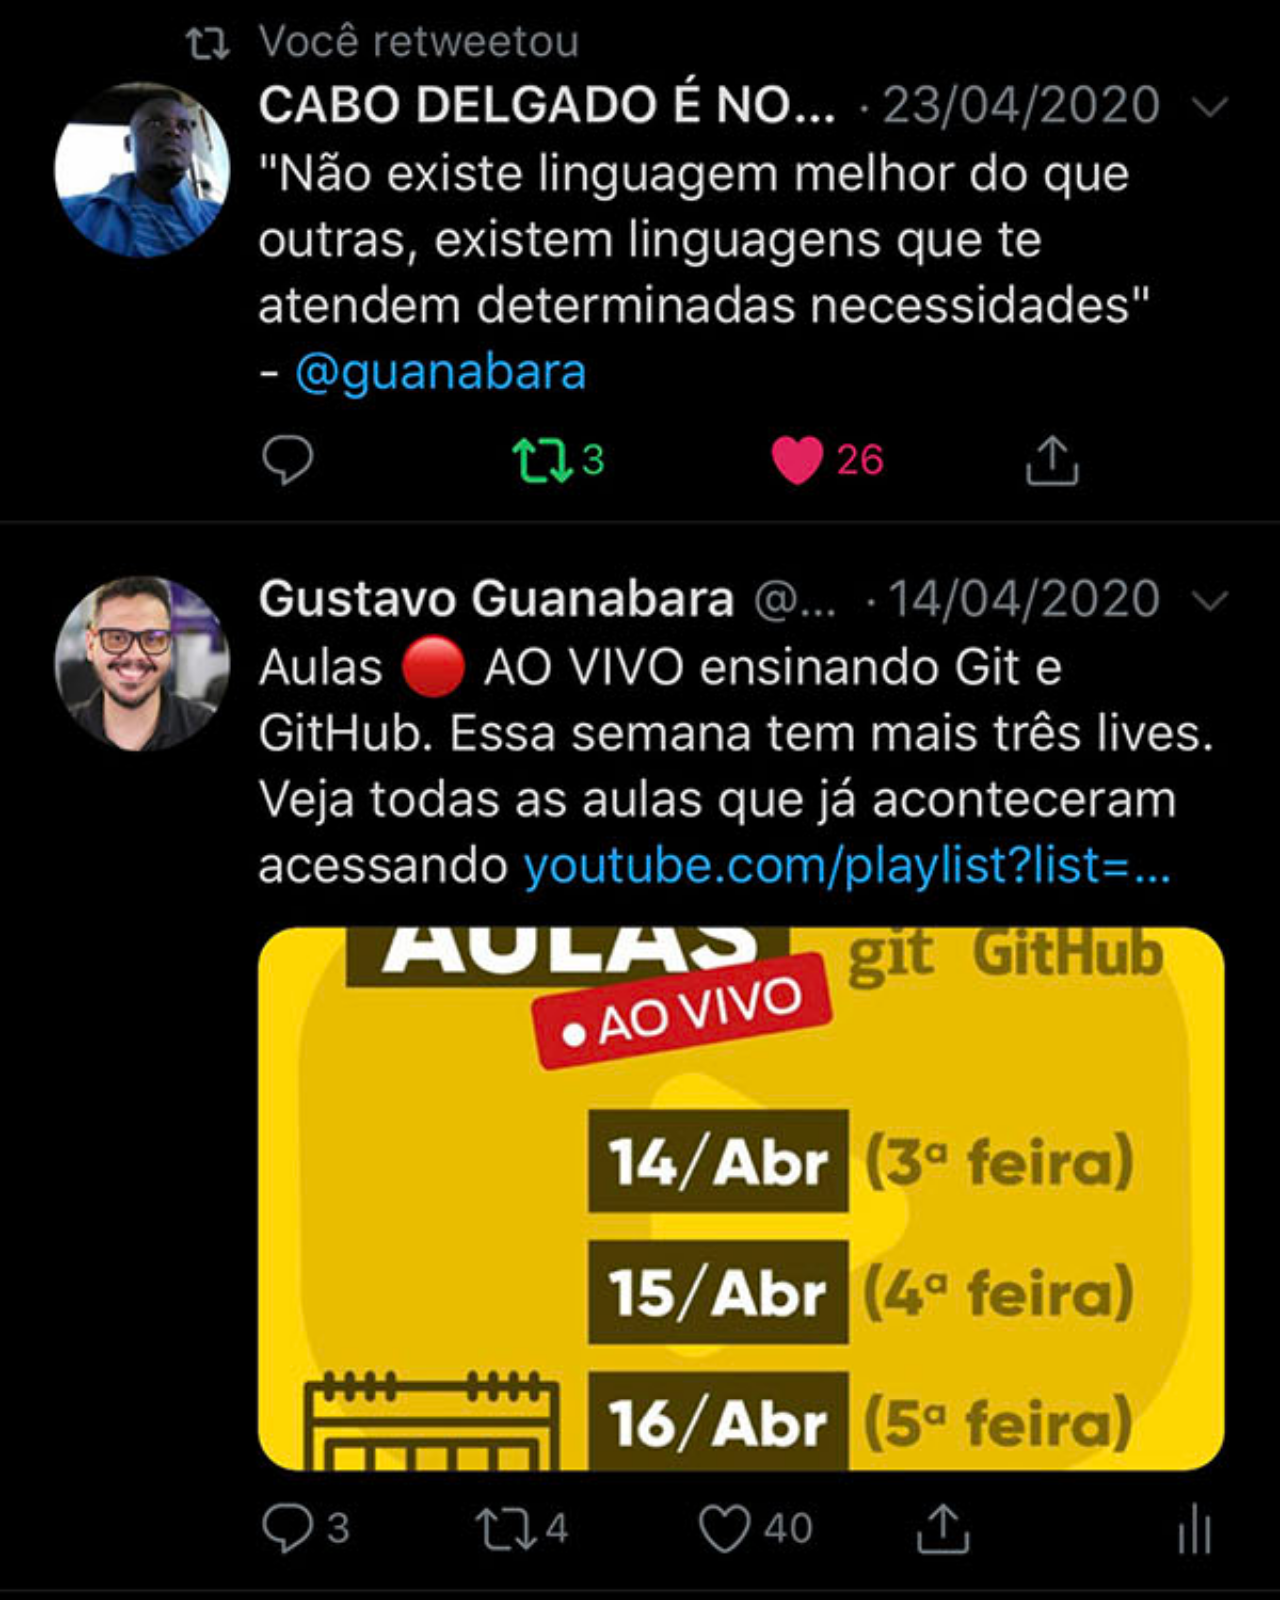
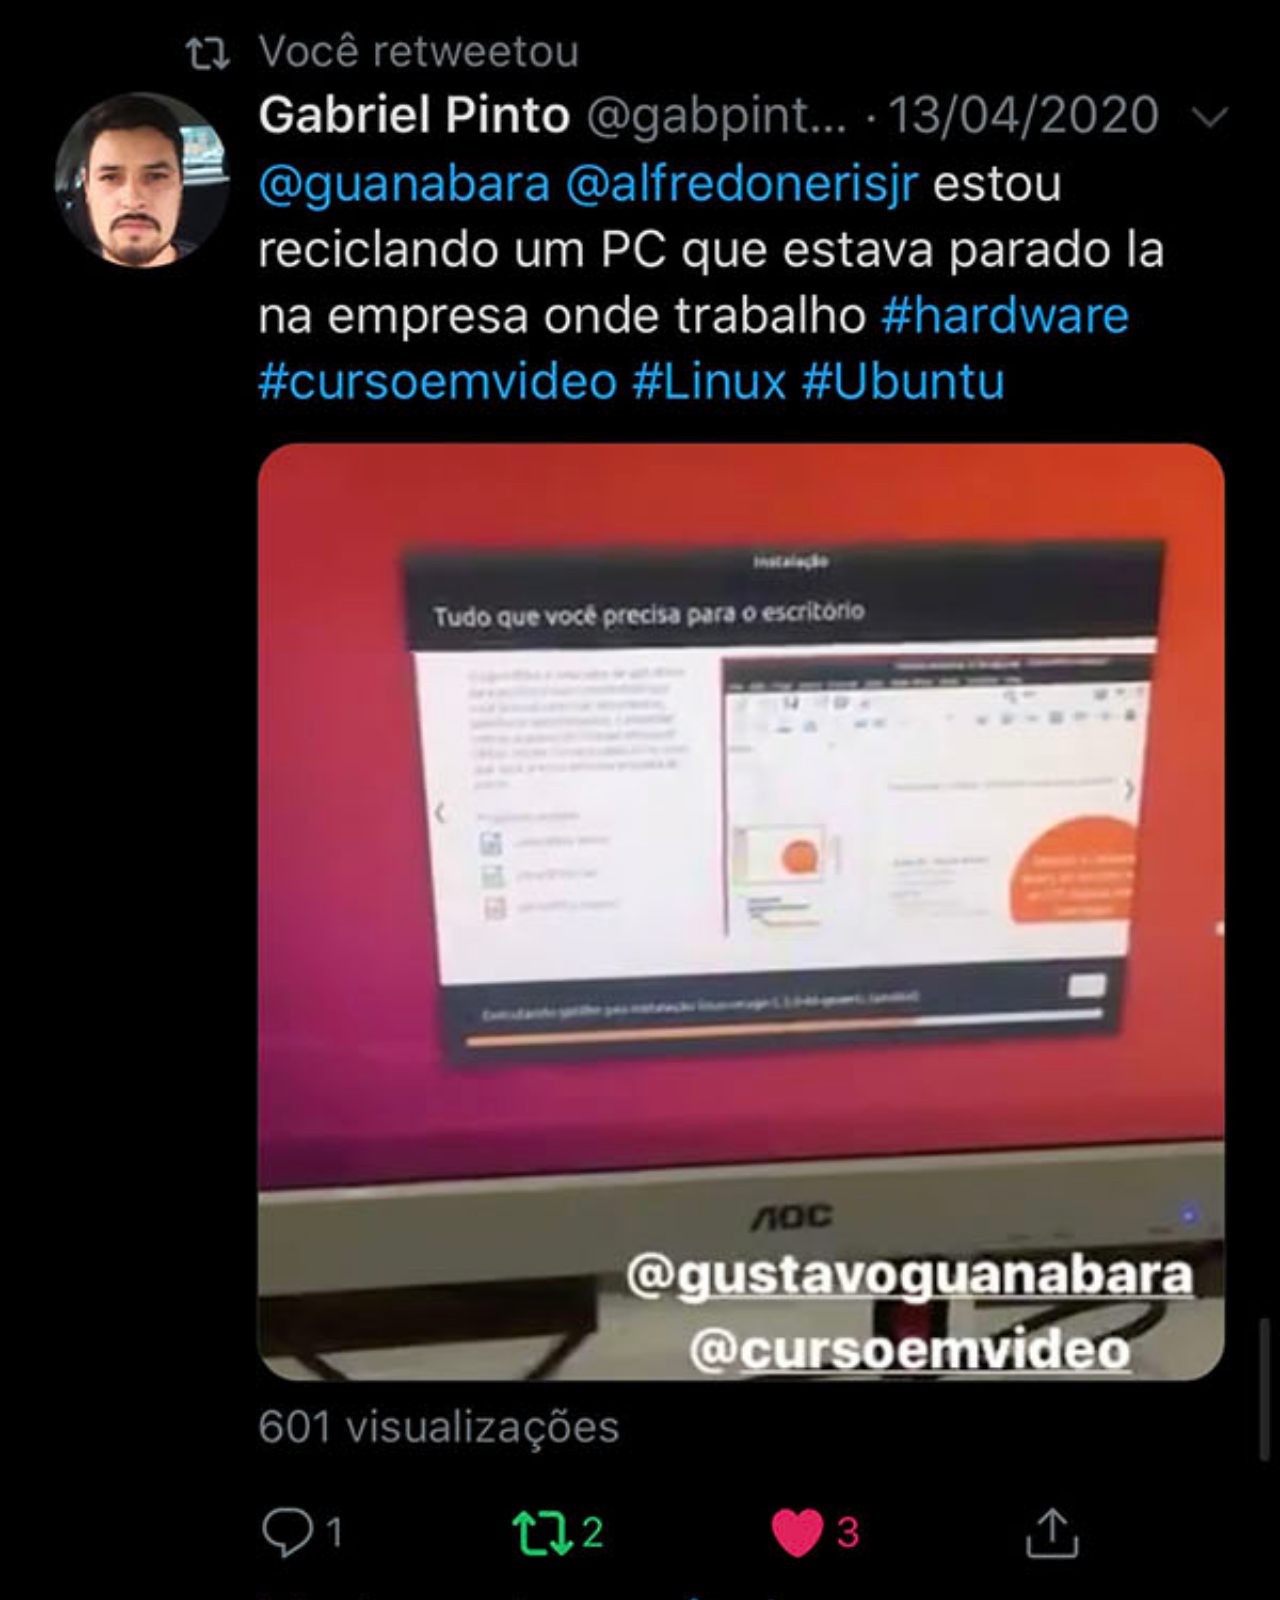
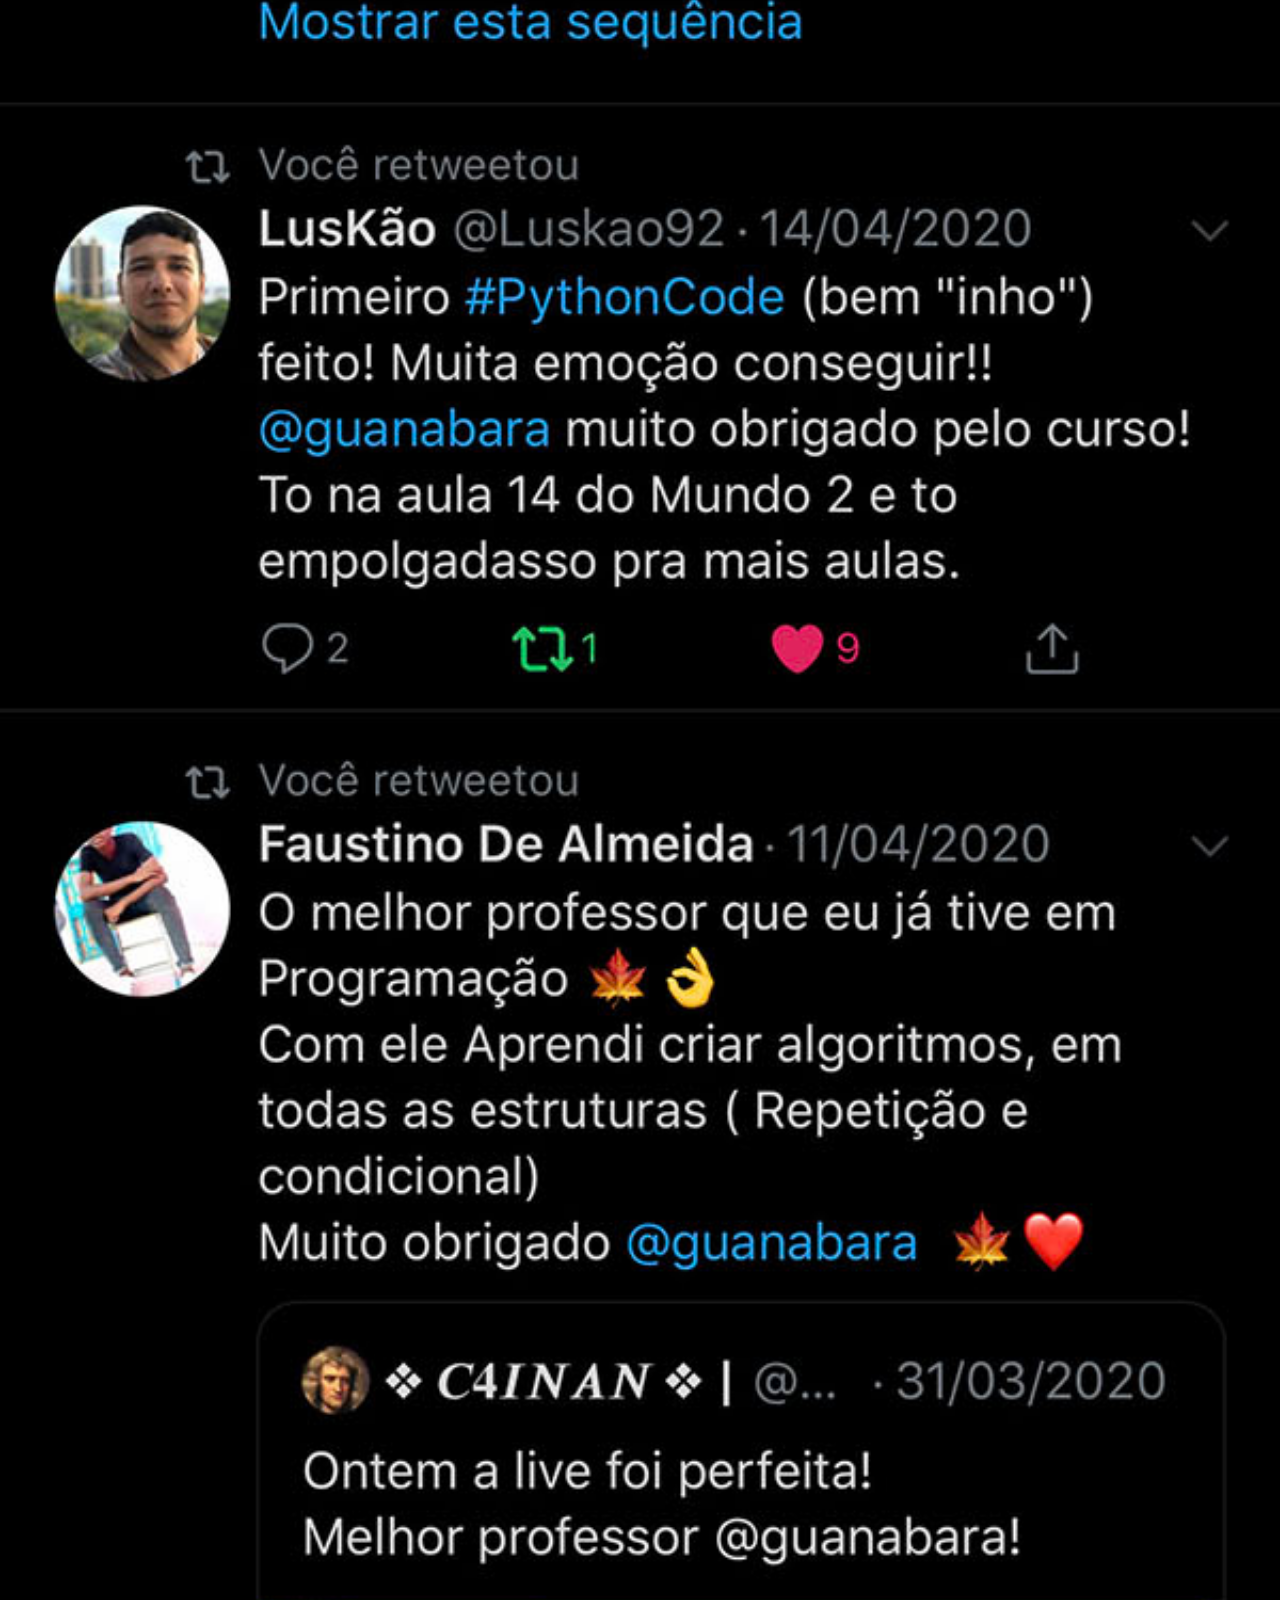
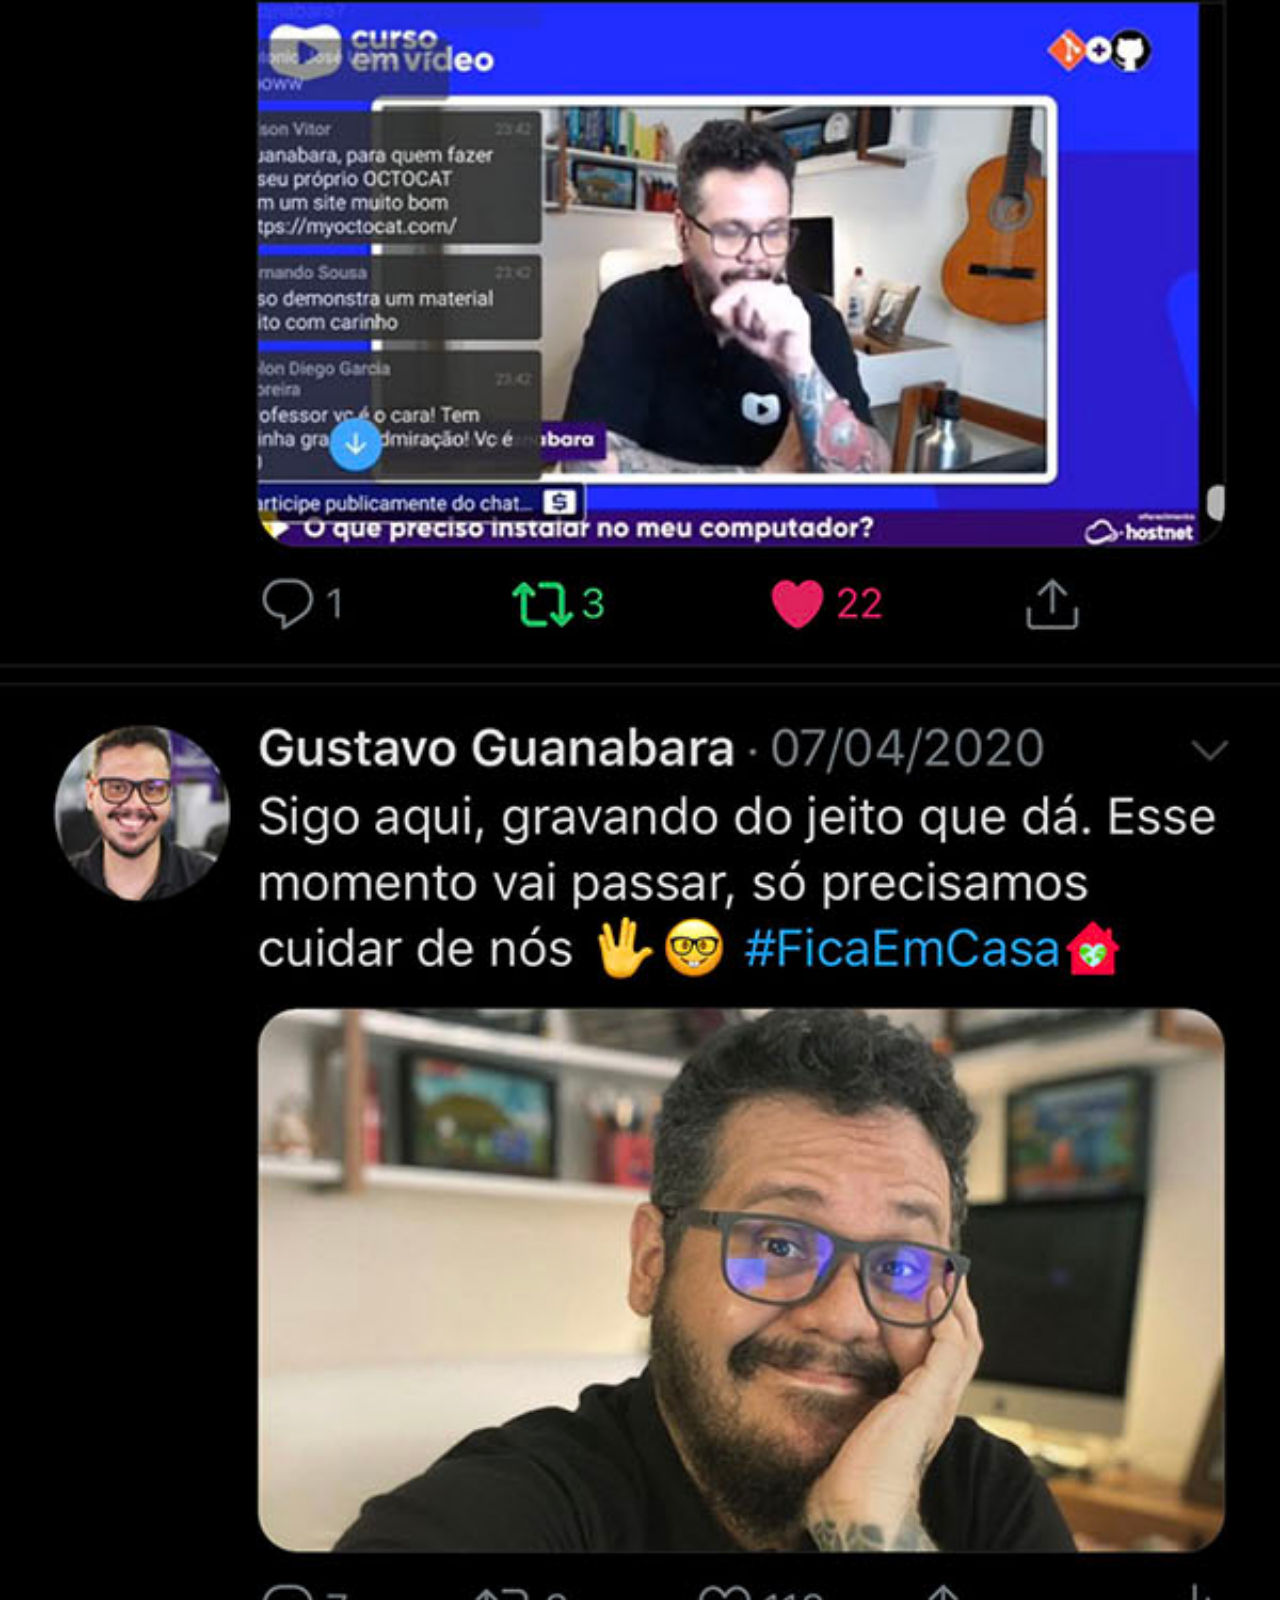
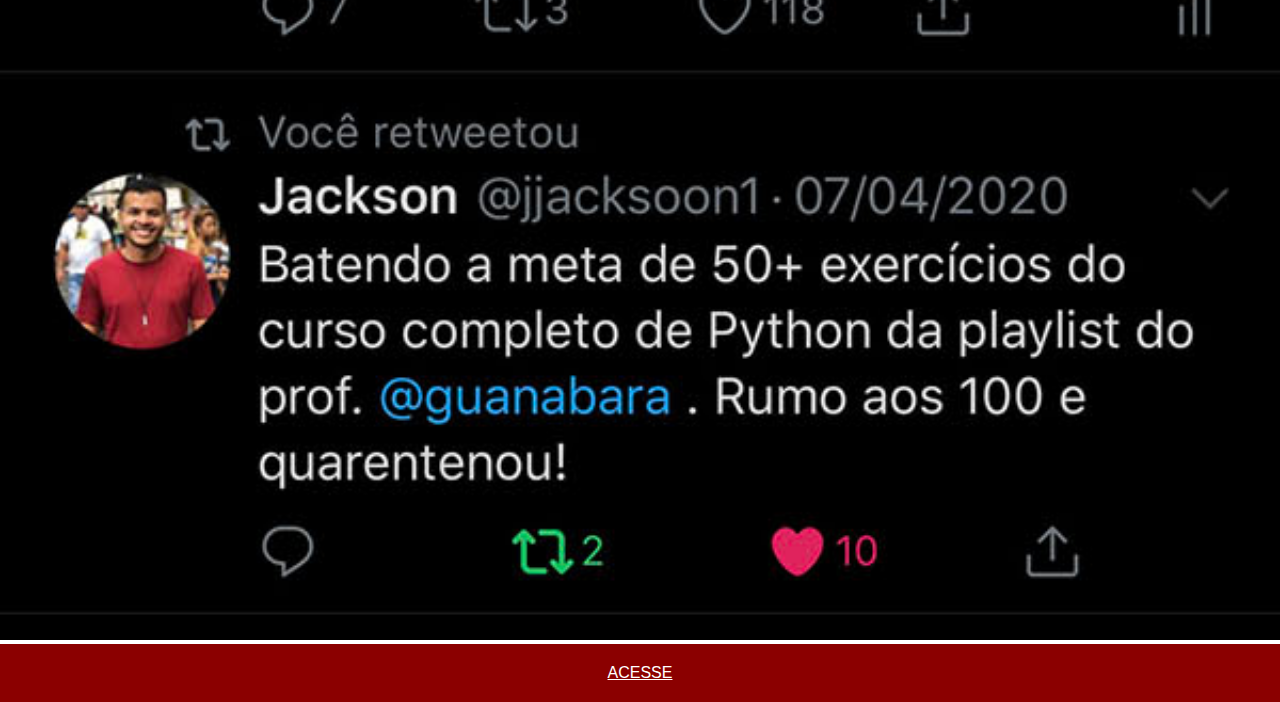
<file: twitter.html>
<!DOCTYPE html>
<html lang="pt-br">
<head>
    <meta charset="UTF-8">
    <meta http-equiv="X-UA-Compatible" content="IE=edge">
    <meta name="viewport" content="width=device-width, initial-scale=1.0">
    <title>Twitter</title>
    <link rel="stylesheet" href="estilos/social.css">
</head>
<body>
    <img src="imagens/tela-twitter.jpg" alt="Twitter">
    <a href="https://twitter.com/Rauzin4" target="_blank">ACESSE</a>
</body>
</html>
</file>
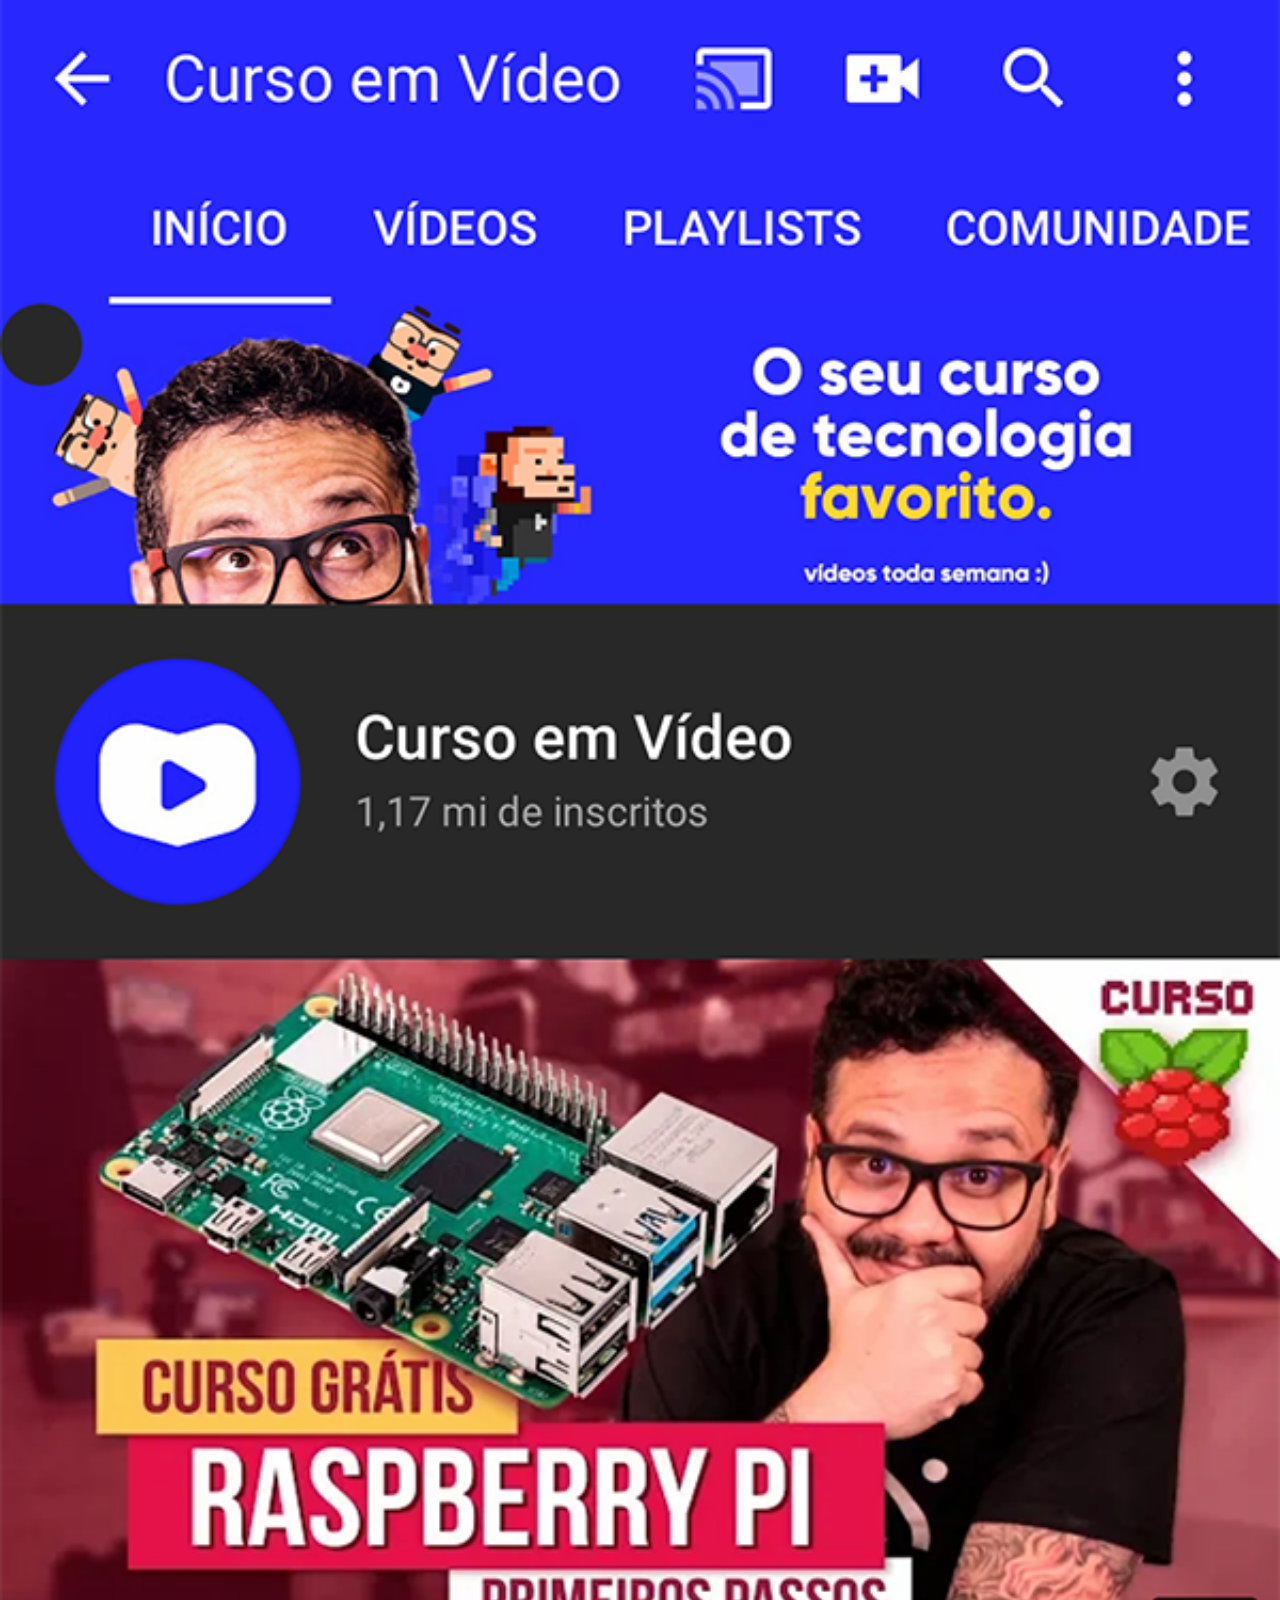
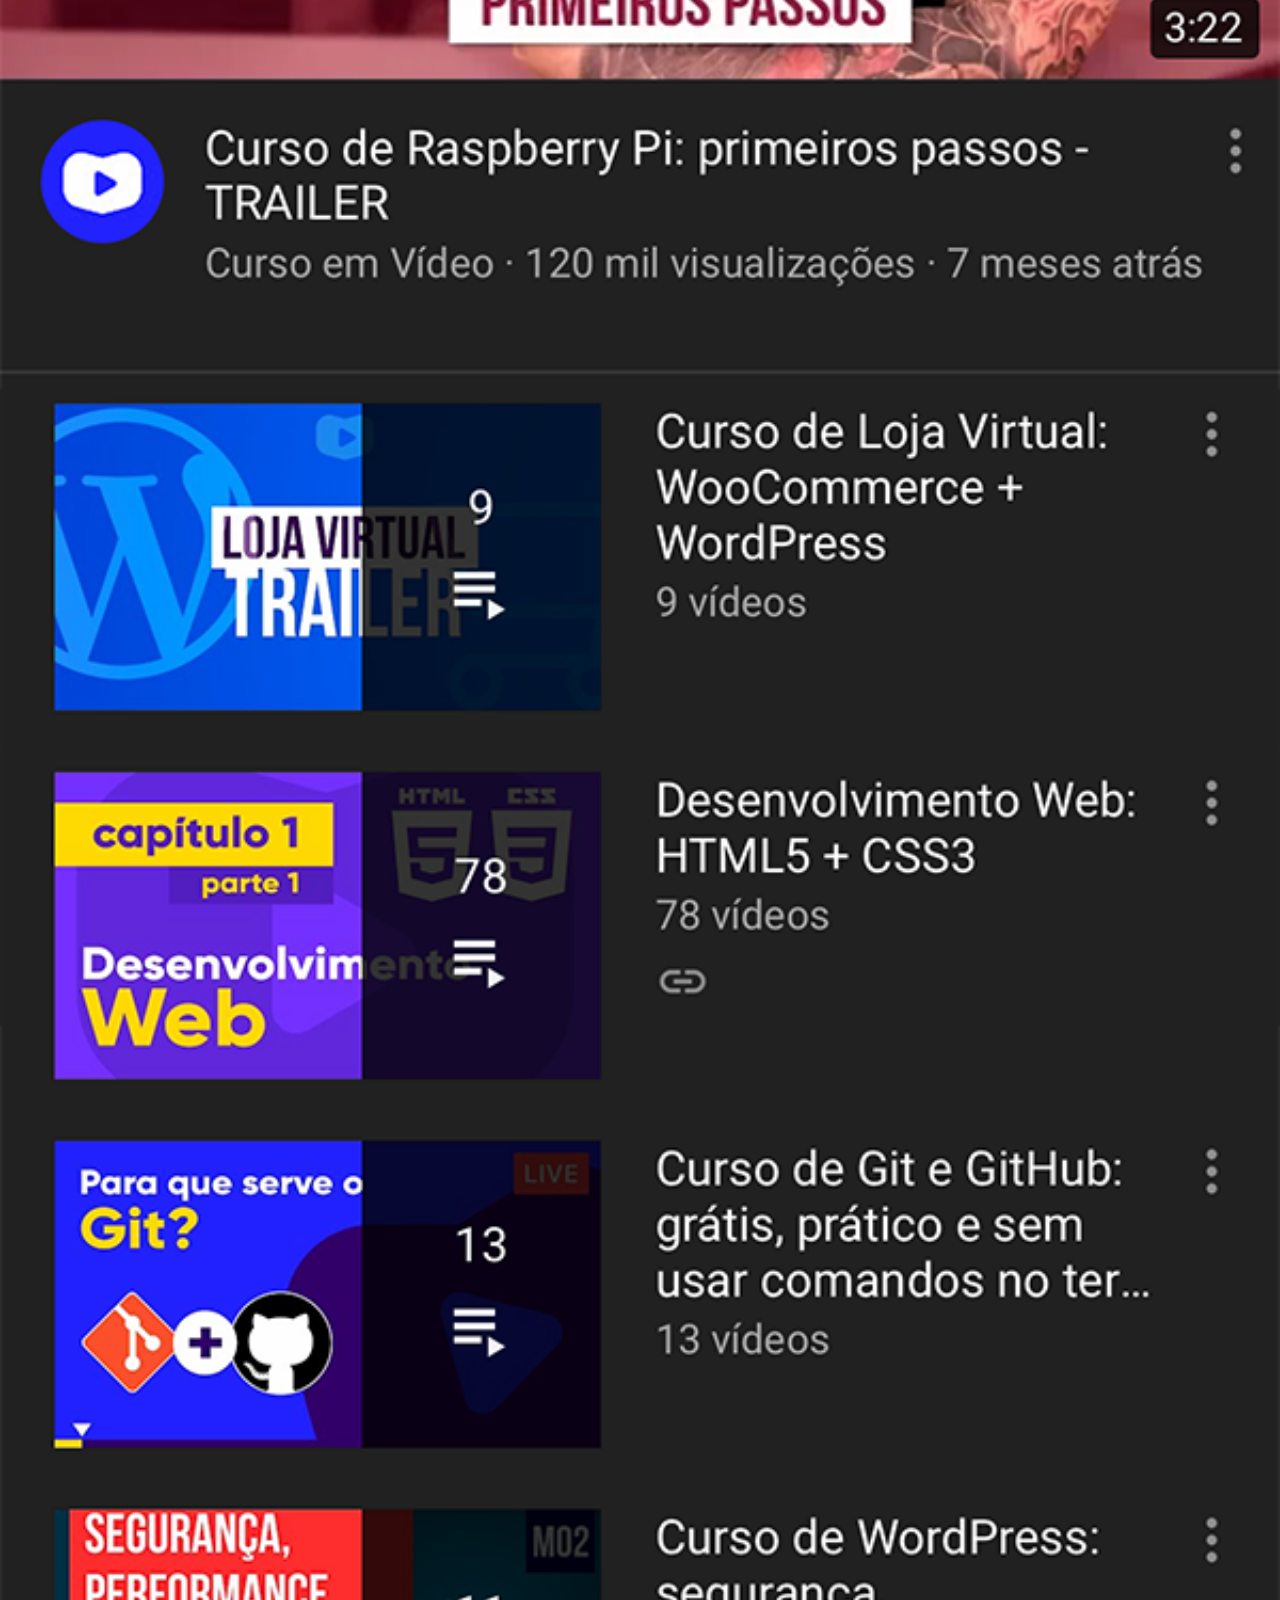
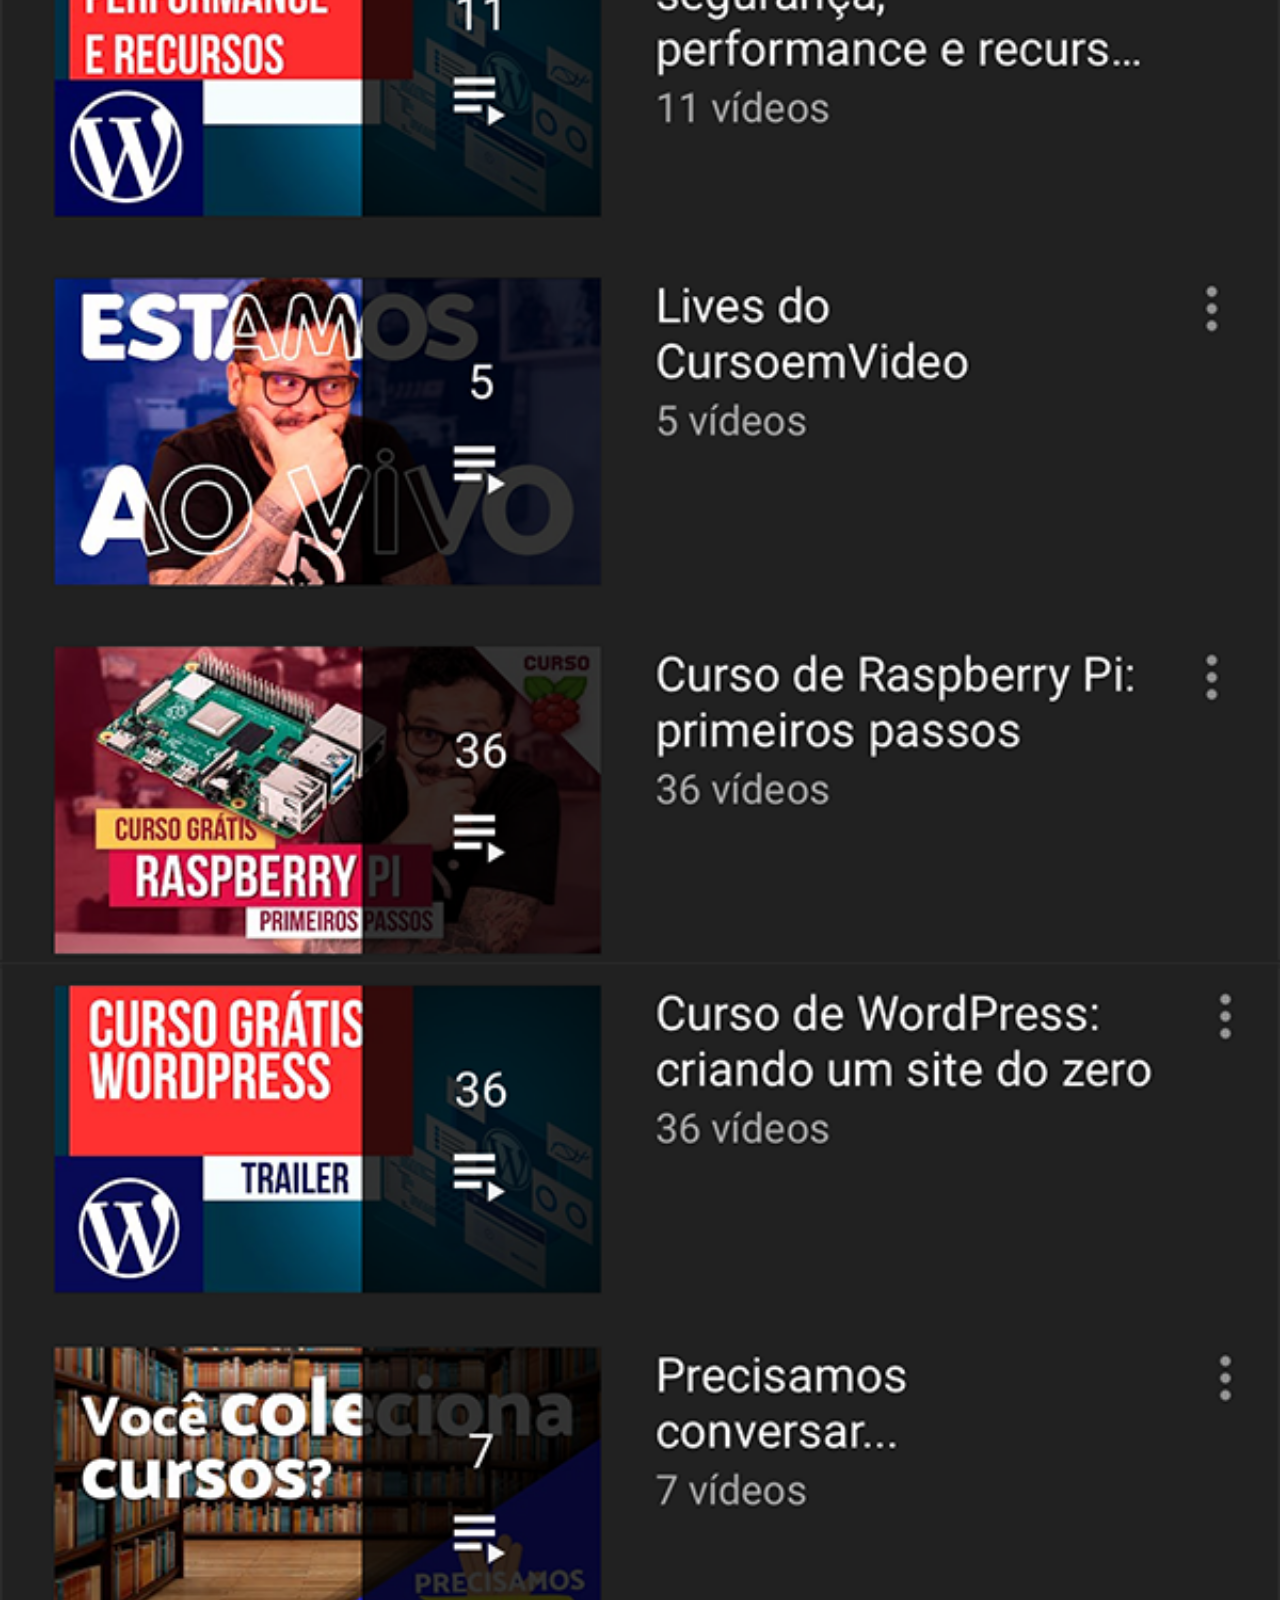
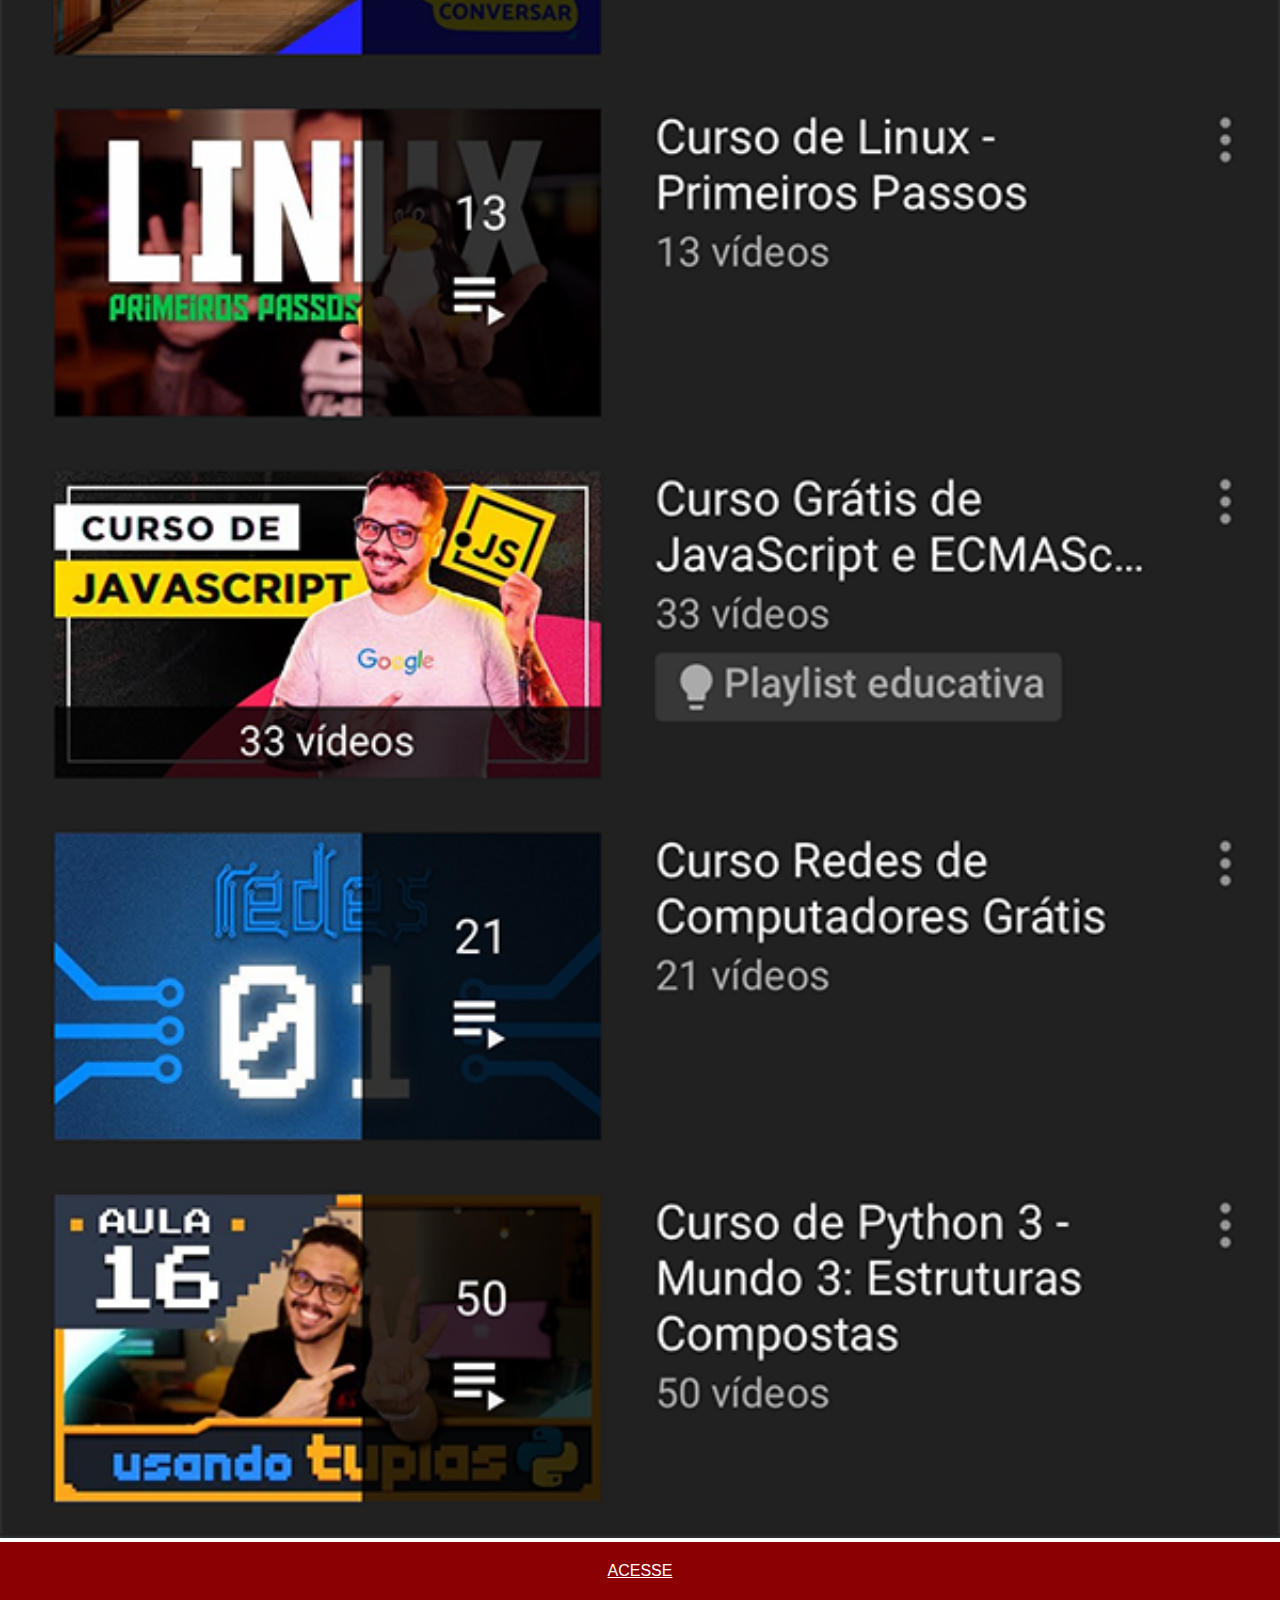
<file: youtube.html>
<!DOCTYPE html>
<html lang="pt-br">
<head>
    <meta charset="UTF-8">
    <meta http-equiv="X-UA-Compatible" content="IE=edge">
    <meta name="viewport" content="width=device-width, initial-scale=1.0">
    <title>Youtube</title>
    <link rel="stylesheet" href="social.css">
</head>
<body>
    <img src="imagens/tela-youtube.png" alt="Youtube">
    <a href="https://www.youtube.com/watch?v=ar5UB2MxraE" target="_blank">ACESSE</a>
</body>
</html>
</file>
<file: estilos/style.css>
@charset "UTF-8";

* {
    margin: 0px;
    padding: 0px;
    font-family: Arial, Helvetica, sans-serif;
}

html, body{
    height: 100vh;
    width: 100vw;
    background-color: black;
}

body{
    background: url(../imagens/fundo-madeira.jpg) no-repeat top center;
    background-size: cover;
}

main{
    height: 100vh;
    position: relative;
}

section#telefone{
    position: absolute;
    top: 50%;
    left: 50%;
    transform: translate(-50%, -50%);

    height: 627px;
    width: 311px;
    background: url(../imagens/frame-iphone.png) no-repeat;
}

iframe#tela{
    position: relative;
    top: 80px;
    left: 21px;
    width: 265px;
    height: 471px;
}

section#redes-sociais{
    text-align: right;
}

section#redes-sociais img{
    width: 50px;
    margin: 10px;
    border-radius: 50%;
    box-shadow: 2px 2px 5px rgba(0, 0, 0, 0.39);
    box-sizing: border-box;
}

section#redes-sociais img:hover {
    border: 2px solid rgba(255, 255, 255, 0.548);
    transform: translate(-4px, -4px);
    box-shadow: 4px 4px 10px rgba(0, 0, 0, 0.40);
    transition: transform 0.3s, border 1s;
}
</file>
<file: estilos/social.css>
@charset "UTF-8";

*{
    padding: 0px;
    margin: 0px;
    font-family: Arial, Helvetica, sans-serif;
}
::-webkit-scrollbar{
    width: 0px;
    height: 0px;
}

img{
    width: 100vw;
}

a{
    background-color: darkred;
    color: #fff;
    text-align: center;
    padding: 20px;
    display: block;
}
a:hover{
    transition: .5s;
    background-color: red;
}
</file>
<file: social.css>
@charset "UTF-8";

*{
    padding: 0px;
    margin: 0px;
    font-family: Arial, Helvetica, sans-serif;
}
::-webkit-scrollbar{
    width: 0px;
    height: 0px;
}

img{
    width: 100vw;
}

a{
    background-color: darkred;
    color: #fff;
    text-align: center;
    padding: 20px;
    display: block;
}
a:hover{
    transition: .5s;
    background-color: red;
}
</file>
